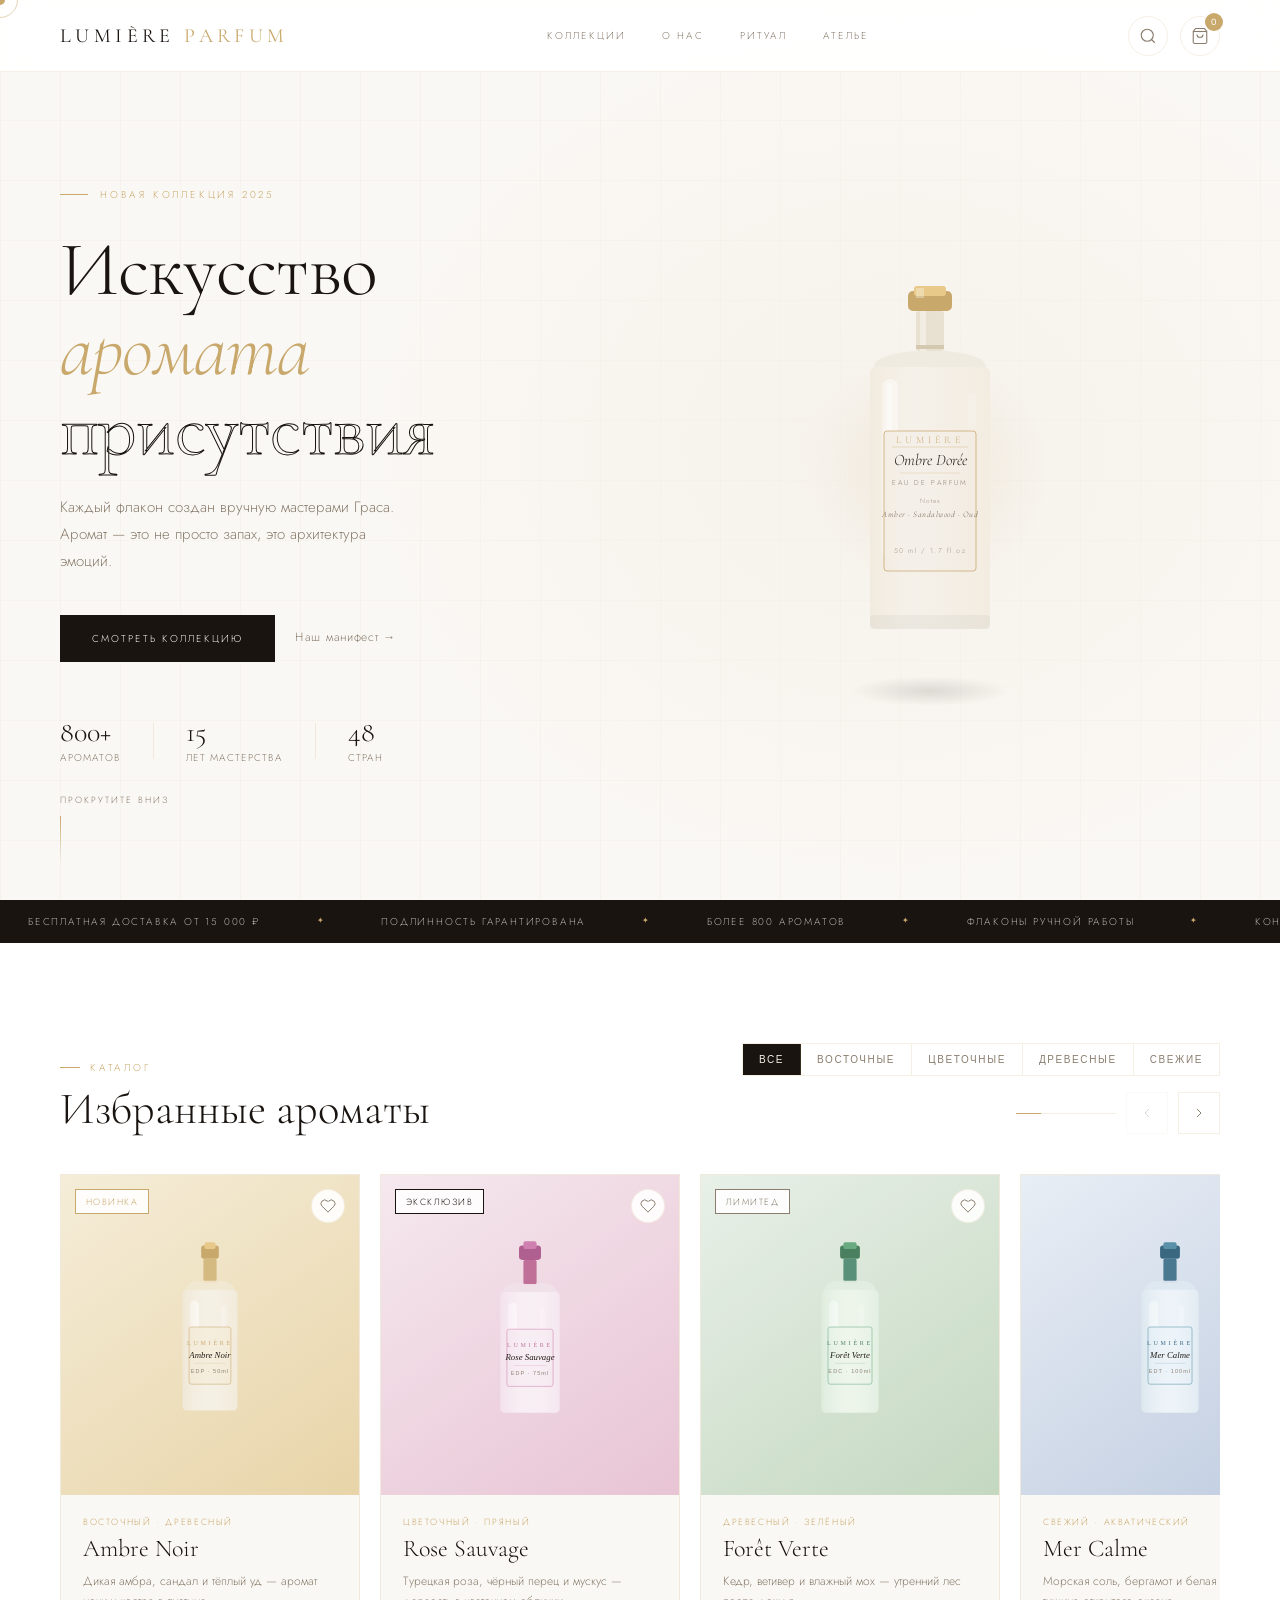
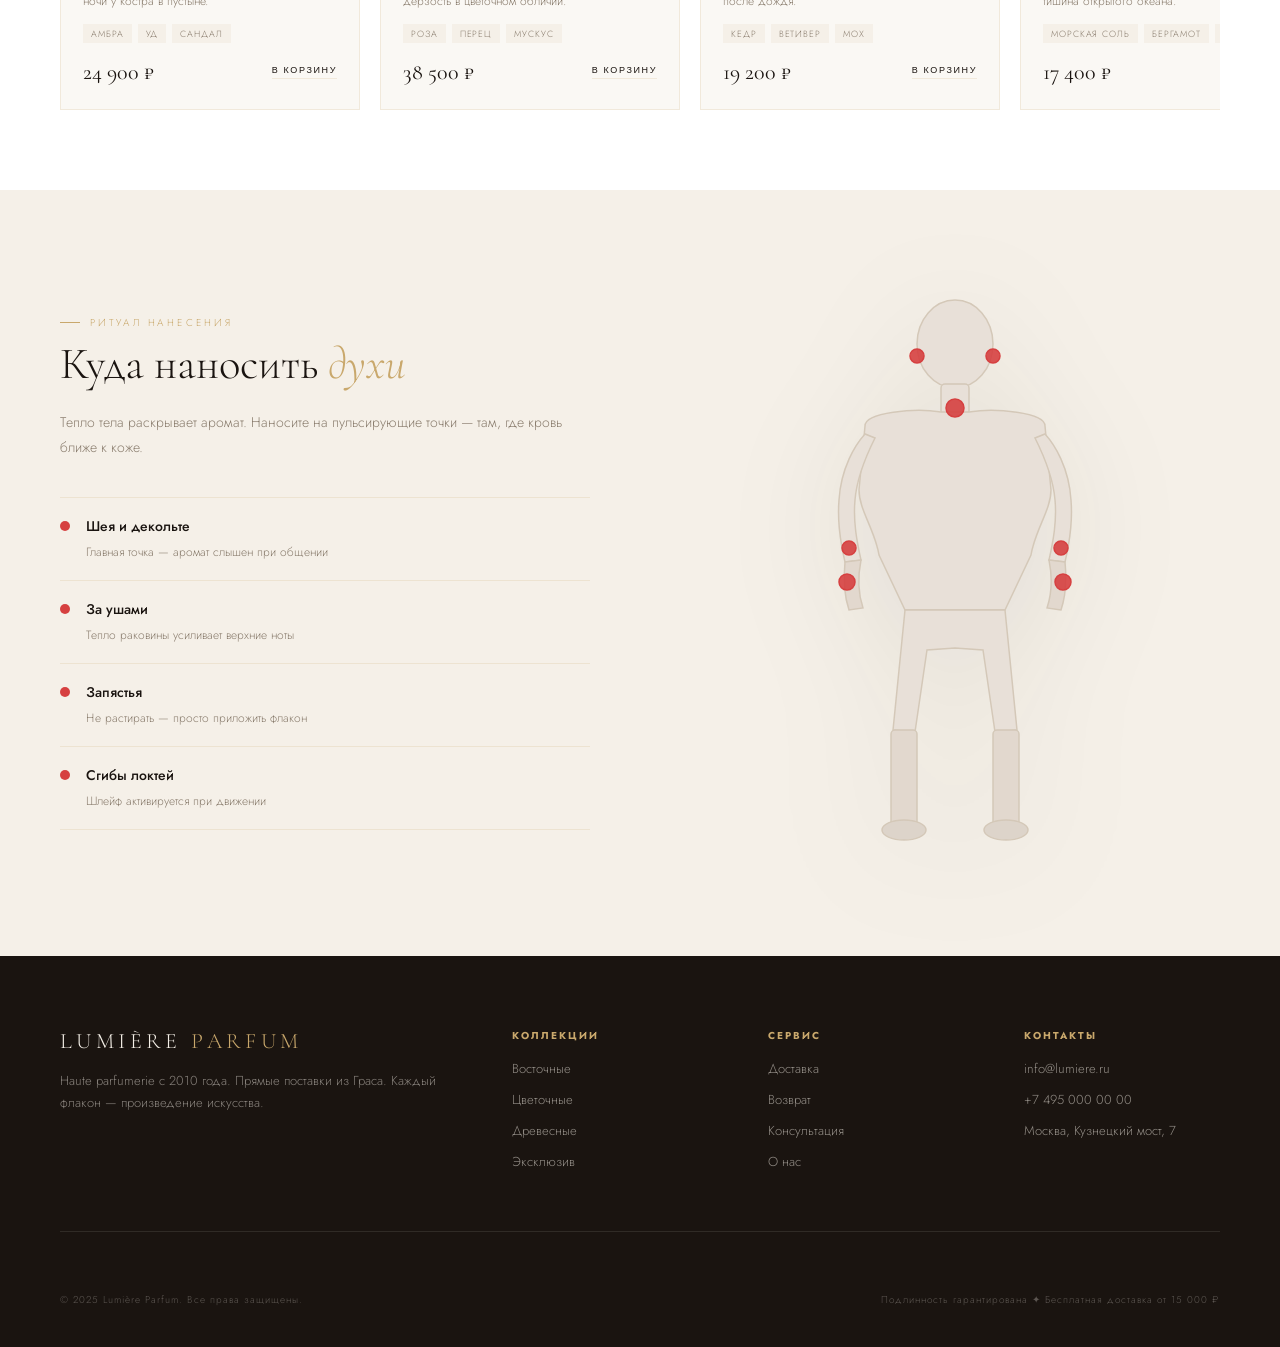
<file: perfume-site/files/index.html>
<!DOCTYPE html>
<html lang="ru">
<head>
<meta charset="UTF-8">
<meta name="viewport" content="width=device-width, initial-scale=1.0">
<title>LUMIÈRE — Haute Parfumerie</title>
<link rel="preconnect" href="https://fonts.googleapis.com">
<link href="https://fonts.googleapis.com/css2?family=Cormorant+Garamond:ital,wght@0,300;0,400;0,500;1,300;1,400&family=Jost:wght@200;300;400;500&display=swap" rel="stylesheet">
<link rel="stylesheet" href="styles.css">
</head>
<body>

<!-- Custom cursor -->
<div class="cursor" id="cursor"></div>
<div class="cursor-ring" id="cursorRing"></div>

<!-- NAV -->
<nav id="nav">
  <div class="nav-inner">
    <a href="#" class="logo">LUMIÈRE <span>PARFUM</span></a>
    <div class="nav-links">
      <a href="#catalog">Коллекции</a>
      <a href="#about">О нас</a>
      <a href="#apply">Ритуал</a>
      <a href="#">Ателье</a>
    </div>
    <div class="nav-actions">
      <button class="icon-btn" aria-label="Поиск">
        <svg width="18" height="18" viewBox="0 0 24 24" fill="none" stroke="currentColor" stroke-width="1.5"><circle cx="11" cy="11" r="8"/><path d="m21 21-4.35-4.35"/></svg>
      </button>
      <button class="icon-btn cart-btn" aria-label="Корзина">
        <svg width="18" height="18" viewBox="0 0 24 24" fill="none" stroke="currentColor" stroke-width="1.5"><path d="M6 2 3 6v14a2 2 0 0 0 2 2h14a2 2 0 0 0 2-2V6l-3-4z"/><line x1="3" y1="6" x2="21" y2="6"/><path d="M16 10a4 4 0 0 1-8 0"/></svg>
        <span class="cart-count">0</span>
      </button>
    </div>
  </div>
</nav>

<!-- HERO -->
<section class="hero" id="hero">
  <div class="hero-bg">
    <div class="hero-grid"></div>
    <div class="hero-gradient"></div>
  </div>
  <div class="hero-particles" id="heroParticles"></div>

  <div class="hero-content">
    <div class="hero-left">
      <div class="hero-eyebrow">
        <span class="eyebrow-line"></span>
        Новая коллекция 2025
      </div>
      <h1 class="hero-title">
        Искусство<br>
        <em>аромата</em><br>
        <span class="hero-title-outline">присутствия</span>
      </h1>
      <p class="hero-desc">
        Каждый флакон создан вручную мастерами Граса. 
        Аромат — это не просто запах, это архитектура эмоций.
      </p>
      <div class="hero-ctas">
        <a href="#catalog" class="btn-primary">Смотреть коллекцию</a>
        <a href="#about" class="btn-ghost">Наш манифест →</a>
      </div>
      <div class="hero-stats">
        <div class="stat">
          <span class="stat-num">800+</span>
          <span class="stat-label">Ароматов</span>
        </div>
        <div class="stat-divider"></div>
        <div class="stat">
          <span class="stat-num">15</span>
          <span class="stat-label">Лет мастерства</span>
        </div>
        <div class="stat-divider"></div>
        <div class="stat">
          <span class="stat-num">48</span>
          <span class="stat-label">Стран</span>
        </div>
      </div>
    </div>

    <div class="hero-right">
      <div class="bottle-stage">
        <div class="bottle-shadow"></div>
        <div class="bottle-halo"></div>
        <div class="bottle-wrap" id="heroBottle">
          <svg class="bottle-svg" viewBox="0 0 220 380" fill="none" xmlns="http://www.w3.org/2000/svg">
            <!-- Cap -->
            <rect x="88" y="8" width="44" height="20" rx="5" fill="#C9A86C"/>
            <rect x="94" y="3" width="32" height="10" rx="3" fill="#E8C98A"/>
            <rect x="96" y="5" width="8" height="10" fill="rgba(255,255,255,0.3)"/>
            <!-- Neck -->
            <rect x="96" y="28" width="28" height="40" rx="3" fill="#E8E0D0"/>
            <rect x="100" y="28" width="6" height="40" fill="rgba(255,255,255,0.4)"/>
            <rect x="96" y="62" width="28" height="4" fill="#D4C8B0"/>
            <!-- Body -->
            <path d="M54 84 C54 70, 96 68, 96 68 L124 68 C124 68, 166 70, 166 84" fill="#F0EBE0"/>
            <rect x="50" y="84" width="120" height="262" rx="6" fill="#F5F0E8"/>
            <!-- Glass highlights -->
            <rect x="62" y="96" width="16" height="180" rx="8" fill="rgba(255,255,255,0.5)"/>
            <rect x="66" y="100" width="6" height="80" rx="3" fill="rgba(255,255,255,0.6)"/>
            <rect x="148" y="110" width="8" height="100" rx="4" fill="rgba(255,255,255,0.2)"/>
            <!-- Label background -->
            <rect x="64" y="148" width="92" height="140" rx="3" fill="rgba(245,240,232,0.95)" stroke="#C9A86C" stroke-width="0.8"/>
            <!-- Label top line -->
            <line x1="72" y1="164" x2="148" y2="164" stroke="#C9A86C" stroke-width="0.6" opacity="0.6"/>
            <!-- Brand name -->
            <text x="110" y="160" font-family="'Cormorant Garamond', serif" font-size="10" fill="#C9A86C" text-anchor="middle" letter-spacing="4">LUMIÈRE</text>
            <!-- Product name -->
            <text x="110" y="182" font-family="'Cormorant Garamond', serif" font-size="16" fill="#1A1410" text-anchor="middle" font-style="italic">Ombre Dorée</text>
            <!-- Divider -->
            <line x1="80" y1="190" x2="140" y2="190" stroke="#C9A86C" stroke-width="0.5" opacity="0.5"/>
            <!-- Concentration -->
            <text x="110" y="202" font-family="'Jost', sans-serif" font-size="7" fill="#8A7D6E" text-anchor="middle" letter-spacing="2">EAU DE PARFUM</text>
            <!-- Notes label -->
            <text x="110" y="220" font-family="'Jost', sans-serif" font-size="6.5" fill="#A09080" text-anchor="middle" letter-spacing="1">Notes</text>
            <!-- Notes -->
            <text x="110" y="234" font-family="'Cormorant Garamond', serif" font-size="8.5" fill="#6A5A4A" text-anchor="middle" letter-spacing="0.5" font-style="italic">Amber · Sandalwood · Oud</text>
            <!-- Volume -->
            <text x="110" y="270" font-family="'Jost', sans-serif" font-size="7" fill="#A09080" text-anchor="middle" letter-spacing="1.5">50 ml / 1.7 fl.oz</text>
            <!-- Bottom shine -->
            <rect x="50" y="332" width="120" height="14" rx="3" fill="rgba(0,0,0,0.04)"/>
            <!-- Side gradient overlay -->
            <rect x="50" y="84" width="120" height="262" rx="6" fill="url(#bottleGrad)" opacity="0.4"/>
            <defs>
              <linearGradient id="bottleGrad" x1="50" y1="0" x2="170" y2="0" gradientUnits="userSpaceOnUse">
                <stop offset="0%" stop-color="#C9A86C" stop-opacity="0.2"/>
                <stop offset="35%" stop-color="white" stop-opacity="0.1"/>
                <stop offset="100%" stop-color="#C9A86C" stop-opacity="0.15"/>
              </linearGradient>
            </defs>
          </svg>
        </div>
        <!-- Floating notes -->
        <div class="float-notes" id="floatNotes">
          <span class="fn fn1">Amber</span>
          <span class="fn fn2">Oud</span>
          <span class="fn fn3">Sandalwood</span>
          <span class="fn fn4">Musk</span>
          <span class="fn fn5">Bergamot</span>
        </div>
      </div>
    </div>
  </div>

  <div class="hero-scroll">
    <span>Прокрутите вниз</span>
    <div class="scroll-line"></div>
  </div>
</section>

<!-- TICKER -->
<div class="ticker">
  <div class="ticker-track">
    <span>Бесплатная доставка от 15 000 ₽</span><span class="tick-sep">✦</span>
    <span>Подлинность гарантирована</span><span class="tick-sep">✦</span>
    <span>Более 800 ароматов</span><span class="tick-sep">✦</span>
    <span>Флаконы ручной работы</span><span class="tick-sep">✦</span>
    <span>Консультация мастера</span><span class="tick-sep">✦</span>
    <span>Возврат 30 дней</span><span class="tick-sep">✦</span>
    <span>Бесплатная доставка от 15 000 ₽</span><span class="tick-sep">✦</span>
    <span>Подлинность гарантирована</span><span class="tick-sep">✦</span>
    <span>Более 800 ароматов</span><span class="tick-sep">✦</span>
    <span>Флаконы ручной работы</span><span class="tick-sep">✦</span>
    <span>Консультация мастера</span><span class="tick-sep">✦</span>
    <span>Возврат 30 дней</span><span class="tick-sep">✦</span>
  </div>
</div>

<!-- CATALOG -->
<section class="catalog-section" id="catalog">
  <div class="container">
    <div class="section-header">
      <div>
        <div class="section-eyebrow">Каталог</div>
        <h2 class="section-title">Избранные ароматы</h2>
      </div>
      <div class="catalog-controls">
        <div class="filter-tabs">
          <button class="filter-tab active" data-filter="all">Все</button>
          <button class="filter-tab" data-filter="oriental">Восточные</button>
          <button class="filter-tab" data-filter="floral">Цветочные</button>
          <button class="filter-tab" data-filter="woody">Древесные</button>
          <button class="filter-tab" data-filter="fresh">Свежие</button>
        </div>
        <div class="strip-nav">
          <div class="strip-progress">
            <div class="strip-fill" id="stripFill"></div>
          </div>
          <button class="nav-arrow" id="prevBtn" aria-label="Назад">
            <svg width="16" height="16" viewBox="0 0 24 24" fill="none" stroke="currentColor" stroke-width="1.5"><path d="M15 18l-6-6 6-6"/></svg>
          </button>
          <button class="nav-arrow" id="nextBtn" aria-label="Вперёд">
            <svg width="16" height="16" viewBox="0 0 24 24" fill="none" stroke="currentColor" stroke-width="1.5"><path d="M9 18l6-6-6-6"/></svg>
          </button>
        </div>
      </div>
    </div>

    <div class="catalog-viewport">
      <div class="catalog-strip" id="catalogStrip">

        <!-- Card 1 -->
        <article class="pcard" data-category="oriental">
          <div class="pcard-img" style="background: linear-gradient(145deg, #F5EDD8 0%, #E8D4A8 100%)">
            <span class="pcard-badge badge-new">Новинка</span>
            <button class="pcard-wish" aria-label="В избранное">
              <svg width="16" height="16" viewBox="0 0 24 24" fill="none" stroke="currentColor" stroke-width="1.5"><path d="M20.84 4.61a5.5 5.5 0 0 0-7.78 0L12 5.67l-1.06-1.06a5.5 5.5 0 0 0-7.78 7.78l1.06 1.06L12 21.23l7.78-7.78 1.06-1.06a5.5 5.5 0 0 0 0-7.78z"/></svg>
            </button>
            <div class="pcard-bottle-wrap">
              <svg viewBox="0 0 100 170" fill="none" class="card-bottle-svg">
                <rect x="42" y="6" width="16" height="12" rx="2.5" fill="#C9A86C"/>
                <rect x="45" y="3" width="10" height="6" rx="1.5" fill="#E8C98A"/>
                <rect x="44" y="18" width="12" height="20" rx="1.5" fill="#D4BA80"/>
                <path d="M28 46C28 38,44 36,44 40L56 40C56 36,72 38,72 46" fill="#F0E8D0"/>
                <rect x="25" y="46" width="50" height="110" rx="4" fill="#F5F0E4"/>
                <rect x="32" y="56" width="8" height="70" rx="4" fill="rgba(255,255,255,0.6)"/>
                <rect x="60" y="60" width="5" height="50" rx="2.5" fill="rgba(255,255,255,0.3)"/>
                <rect x="31" y="80" width="38" height="52" rx="2" fill="rgba(245,238,220,0.9)" stroke="#C9A86C" stroke-width="0.5"/>
                <text x="50" y="96" font-family="serif" font-size="5.5" fill="#C9A86C" text-anchor="middle" letter-spacing="2.5">LUMIÈRE</text>
                <text x="50" y="108" font-family="serif" font-size="8" fill="#1A1410" text-anchor="middle" font-style="italic">Ambre Noir</text>
                <line x1="36" y1="113" x2="64" y2="113" stroke="#C9A86C" stroke-width="0.4" opacity="0.5"/>
                <text x="50" y="122" font-family="sans-serif" font-size="5" fill="#8A7D6E" text-anchor="middle" letter-spacing="1">EDP · 50ml</text>
                <rect x="25" y="46" width="50" height="110" rx="4" fill="url(#cg1)" opacity="0.4"/>
                <defs><linearGradient id="cg1" x1="25" y1="0" x2="75" y2="0" gradientUnits="userSpaceOnUse"><stop offset="0%" stop-color="#C9A86C" stop-opacity="0.3"/><stop offset="50%" stop-color="white" stop-opacity="0.05"/><stop offset="100%" stop-color="#C9A86C" stop-opacity="0.2"/></linearGradient></defs>
              </svg>
            </div>
            <div class="ingredients-wrap">
              <span class="ingr" style="--x:20%;--y:30%;--d:0s">🍊</span>
              <span class="ingr" style="--x:70%;--y:20%;--d:.1s">🌿</span>
              <span class="ingr" style="--x:15%;--y:65%;--d:.2s">🌸</span>
              <span class="ingr" style="--x:75%;--y:60%;--d:.05s">🪵</span>
              <span class="ingr" style="--x:45%;--y:15%;--d:.15s">✨</span>
              <span class="ingr" style="--x:55%;--y:75%;--d:.25s">🍋</span>
            </div>
          </div>
          <div class="pcard-body">
            <div class="pcard-house">Восточный · Древесный</div>
            <h3 class="pcard-name">Ambre Noir</h3>
            <p class="pcard-desc">Дикая амбра, сандал и тёплый уд — аромат ночи у костра в пустыне.</p>
            <div class="pcard-notes">
              <span class="note">Амбра</span><span class="note">Уд</span><span class="note">Сандал</span>
            </div>
            <div class="pcard-footer">
              <span class="pcard-price">24 900 ₽</span>
              <button class="btn-add">В корзину</button>
            </div>
          </div>
        </article>

        <!-- Card 2 -->
        <article class="pcard" data-category="floral">
          <div class="pcard-img" style="background: linear-gradient(145deg, #F5E8EE 0%, #E8C4D4 100%)">
            <span class="pcard-badge badge-exc">Эксклюзив</span>
            <button class="pcard-wish" aria-label="В избранное">
              <svg width="16" height="16" viewBox="0 0 24 24" fill="none" stroke="currentColor" stroke-width="1.5"><path d="M20.84 4.61a5.5 5.5 0 0 0-7.78 0L12 5.67l-1.06-1.06a5.5 5.5 0 0 0-7.78 7.78l1.06 1.06L12 21.23l7.78-7.78 1.06-1.06a5.5 5.5 0 0 0 0-7.78z"/></svg>
            </button>
            <div class="pcard-bottle-wrap">
              <svg viewBox="0 0 100 170" fill="none" class="card-bottle-svg">
                <rect x="40" y="6" width="20" height="13" rx="3" fill="#B06090"/>
                <rect x="44" y="2" width="12" height="7" rx="2" fill="#D080B0"/>
                <rect x="44" y="19" width="12" height="22" rx="1.5" fill="#C07098"/>
                <path d="M26 48C26 39,44 38,44 42L56 42C56 38,74 39,74 48" fill="#F0E0E8"/>
                <rect x="23" y="48" width="54" height="110" rx="4" fill="#F8EFF4"/>
                <rect x="30" y="58" width="8" height="70" rx="4" fill="rgba(255,255,255,0.55)"/>
                <rect x="59" y="62" width="5" height="50" rx="2.5" fill="rgba(255,255,255,0.25)"/>
                <rect x="29" y="82" width="42" height="52" rx="2" fill="rgba(248,238,244,0.92)" stroke="#D080B0" stroke-width="0.5"/>
                <text x="50" y="98" font-family="serif" font-size="5.5" fill="#C07098" text-anchor="middle" letter-spacing="2.5">LUMIÈRE</text>
                <text x="50" y="110" font-family="serif" font-size="8" fill="#1A1410" text-anchor="middle" font-style="italic">Rose Sauvage</text>
                <line x1="35" y1="115" x2="65" y2="115" stroke="#D080B0" stroke-width="0.4" opacity="0.5"/>
                <text x="50" y="124" font-family="sans-serif" font-size="5" fill="#8A7D6E" text-anchor="middle" letter-spacing="1">EDP · 75ml</text>
                <rect x="23" y="48" width="54" height="110" rx="4" fill="url(#cg2)" opacity="0.4"/>
                <defs><linearGradient id="cg2" x1="23" y1="0" x2="77" y2="0" gradientUnits="userSpaceOnUse"><stop offset="0%" stop-color="#D080B0" stop-opacity="0.3"/><stop offset="50%" stop-color="white" stop-opacity="0.05"/><stop offset="100%" stop-color="#D080B0" stop-opacity="0.2"/></linearGradient></defs>
              </svg>
            </div>
            <div class="ingredients-wrap">
              <span class="ingr" style="--x:25%;--y:25%;--d:0s">🌹</span>
              <span class="ingr" style="--x:68%;--y:18%;--d:.12s">🌸</span>
              <span class="ingr" style="--x:18%;--y:62%;--d:.22s">🌺</span>
              <span class="ingr" style="--x:72%;--y:65%;--d:.06s">🌷</span>
              <span class="ingr" style="--x:48%;--y:18%;--d:.17s">🍃</span>
              <span class="ingr" style="--x:55%;--y:72%;--d:.28s">✨</span>
            </div>
          </div>
          <div class="pcard-body">
            <div class="pcard-house">Цветочный · Пряный</div>
            <h3 class="pcard-name">Rose Sauvage</h3>
            <p class="pcard-desc">Турецкая роза, чёрный перец и мускус — дерзость в цветочном обличии.</p>
            <div class="pcard-notes">
              <span class="note">Роза</span><span class="note">Перец</span><span class="note">Мускус</span>
            </div>
            <div class="pcard-footer">
              <span class="pcard-price">38 500 ₽</span>
              <button class="btn-add">В корзину</button>
            </div>
          </div>
        </article>

        <!-- Card 3 -->
        <article class="pcard" data-category="woody">
          <div class="pcard-img" style="background: linear-gradient(145deg, #E8F0E8 0%, #C4D8C0 100%)">
            <span class="pcard-badge badge-lim">Лимитед</span>
            <button class="pcard-wish" aria-label="В избранное">
              <svg width="16" height="16" viewBox="0 0 24 24" fill="none" stroke="currentColor" stroke-width="1.5"><path d="M20.84 4.61a5.5 5.5 0 0 0-7.78 0L12 5.67l-1.06-1.06a5.5 5.5 0 0 0-7.78 7.78l1.06 1.06L12 21.23l7.78-7.78 1.06-1.06a5.5 5.5 0 0 0 0-7.78z"/></svg>
            </button>
            <div class="pcard-bottle-wrap">
              <svg viewBox="0 0 100 170" fill="none" class="card-bottle-svg">
                <rect x="41" y="6" width="18" height="12" rx="2.5" fill="#4A8060"/>
                <rect x="44" y="3" width="12" height="6" rx="1.5" fill="#6AAA80"/>
                <rect x="44" y="18" width="12" height="20" rx="1.5" fill="#58907A"/>
                <path d="M27 46C27 38,44 36,44 40L56 40C56 36,73 38,73 46" fill="#E0EDE0"/>
                <rect x="24" y="46" width="52" height="112" rx="4" fill="#EDF5EA"/>
                <rect x="31" y="56" width="8" height="72" rx="4" fill="rgba(255,255,255,0.55)"/>
                <rect x="58" y="60" width="5" height="52" rx="2.5" fill="rgba(255,255,255,0.25)"/>
                <rect x="30" y="80" width="40" height="52" rx="2" fill="rgba(238,246,236,0.92)" stroke="#6AAA80" stroke-width="0.5"/>
                <text x="50" y="96" font-family="serif" font-size="5.5" fill="#4A8060" text-anchor="middle" letter-spacing="2.5">LUMIÈRE</text>
                <text x="50" y="108" font-family="serif" font-size="8" fill="#1A1410" text-anchor="middle" font-style="italic">Forêt Verte</text>
                <line x1="36" y1="113" x2="64" y2="113" stroke="#6AAA80" stroke-width="0.4" opacity="0.5"/>
                <text x="50" y="122" font-family="sans-serif" font-size="5" fill="#8A7D6E" text-anchor="middle" letter-spacing="1">EDC · 100ml</text>
                <rect x="24" y="46" width="52" height="112" rx="4" fill="url(#cg3)" opacity="0.4"/>
                <defs><linearGradient id="cg3" x1="24" y1="0" x2="76" y2="0" gradientUnits="userSpaceOnUse"><stop offset="0%" stop-color="#6AAA80" stop-opacity="0.3"/><stop offset="50%" stop-color="white" stop-opacity="0.05"/><stop offset="100%" stop-color="#6AAA80" stop-opacity="0.2"/></linearGradient></defs>
              </svg>
            </div>
            <div class="ingredients-wrap">
              <span class="ingr" style="--x:22%;--y:28%;--d:0s">🌲</span>
              <span class="ingr" style="--x:70%;--y:22%;--d:.1s">🍃</span>
              <span class="ingr" style="--x:16%;--y:64%;--d:.2s">🌿</span>
              <span class="ingr" style="--x:74%;--y:62%;--d:.05s">🍀</span>
              <span class="ingr" style="--x:46%;--y:16%;--d:.15s">🪴</span>
              <span class="ingr" style="--x:52%;--y:74%;--d:.25s">💚</span>
            </div>
          </div>
          <div class="pcard-body">
            <div class="pcard-house">Древесный · Зелёный</div>
            <h3 class="pcard-name">Forêt Verte</h3>
            <p class="pcard-desc">Кедр, ветивер и влажный мох — утренний лес после дождя.</p>
            <div class="pcard-notes">
              <span class="note">Кедр</span><span class="note">Ветивер</span><span class="note">Мох</span>
            </div>
            <div class="pcard-footer">
              <span class="pcard-price">19 200 ₽</span>
              <button class="btn-add">В корзину</button>
            </div>
          </div>
        </article>

        <!-- Card 4 -->
        <article class="pcard" data-category="fresh">
          <div class="pcard-img" style="background: linear-gradient(145deg, #E8EEF5 0%, #C0CCE0 100%)">
            <button class="pcard-wish" aria-label="В избранное">
              <svg width="16" height="16" viewBox="0 0 24 24" fill="none" stroke="currentColor" stroke-width="1.5"><path d="M20.84 4.61a5.5 5.5 0 0 0-7.78 0L12 5.67l-1.06-1.06a5.5 5.5 0 0 0-7.78 7.78l1.06 1.06L12 21.23l7.78-7.78 1.06-1.06a5.5 5.5 0 0 0 0-7.78z"/></svg>
            </button>
            <div class="pcard-bottle-wrap">
              <svg viewBox="0 0 100 170" fill="none" class="card-bottle-svg">
                <rect x="41" y="6" width="18" height="12" rx="2.5" fill="#3A6880"/>
                <rect x="44" y="3" width="12" height="6" rx="1.5" fill="#5A90A8"/>
                <rect x="44" y="18" width="12" height="20" rx="1.5" fill="#4A7890"/>
                <path d="M27 46C27 38,44 36,44 40L56 40C56 36,73 38,73 46" fill="#DDE8F0"/>
                <rect x="24" y="46" width="52" height="112" rx="4" fill="#EDF3F8"/>
                <rect x="31" y="56" width="8" height="72" rx="4" fill="rgba(255,255,255,0.55)"/>
                <rect x="58" y="60" width="5" height="52" rx="2.5" fill="rgba(255,255,255,0.25)"/>
                <rect x="30" y="80" width="40" height="52" rx="2" fill="rgba(236,244,250,0.92)" stroke="#5A90A8" stroke-width="0.5"/>
                <text x="50" y="96" font-family="serif" font-size="5.5" fill="#3A6880" text-anchor="middle" letter-spacing="2.5">LUMIÈRE</text>
                <text x="50" y="108" font-family="serif" font-size="8" fill="#1A1410" text-anchor="middle" font-style="italic">Mer Calme</text>
                <line x1="36" y1="113" x2="64" y2="113" stroke="#5A90A8" stroke-width="0.4" opacity="0.5"/>
                <text x="50" y="122" font-family="sans-serif" font-size="5" fill="#8A7D6E" text-anchor="middle" letter-spacing="1">EDT · 100ml</text>
                <rect x="24" y="46" width="52" height="112" rx="4" fill="url(#cg4)" opacity="0.4"/>
                <defs><linearGradient id="cg4" x1="24" y1="0" x2="76" y2="0" gradientUnits="userSpaceOnUse"><stop offset="0%" stop-color="#5A90A8" stop-opacity="0.3"/><stop offset="50%" stop-color="white" stop-opacity="0.05"/><stop offset="100%" stop-color="#5A90A8" stop-opacity="0.2"/></linearGradient></defs>
              </svg>
            </div>
            <div class="ingredients-wrap">
              <span class="ingr" style="--x:24%;--y:26%;--d:0s">🌊</span>
              <span class="ingr" style="--x:68%;--y:20%;--d:.1s">🫧</span>
              <span class="ingr" style="--x:18%;--y:63%;--d:.2s">🍋</span>
              <span class="ingr" style="--x:72%;--y:63%;--d:.06s">💧</span>
              <span class="ingr" style="--x:47%;--y:17%;--d:.16s">🌬️</span>
              <span class="ingr" style="--x:53%;--y:73%;--d:.26s">❄️</span>
            </div>
          </div>
          <div class="pcard-body">
            <div class="pcard-house">Свежий · Акватический</div>
            <h3 class="pcard-name">Mer Calme</h3>
            <p class="pcard-desc">Морская соль, бергамот и белая амбра — тишина открытого океана.</p>
            <div class="pcard-notes">
              <span class="note">Морская соль</span><span class="note">Бергамот</span><span class="note">Амбра</span>
            </div>
            <div class="pcard-footer">
              <span class="pcard-price">17 400 ₽</span>
              <button class="btn-add">В корзину</button>
            </div>
          </div>
        </article>

        <!-- Card 5 -->
        <article class="pcard" data-category="oriental">
          <div class="pcard-img" style="background: linear-gradient(145deg, #F0EAD8 0%, #D8C09A 100%)">
            <span class="pcard-badge badge-exc">Эксклюзив</span>
            <button class="pcard-wish" aria-label="В избранное">
              <svg width="16" height="16" viewBox="0 0 24 24" fill="none" stroke="currentColor" stroke-width="1.5"><path d="M20.84 4.61a5.5 5.5 0 0 0-7.78 0L12 5.67l-1.06-1.06a5.5 5.5 0 0 0-7.78 7.78l1.06 1.06L12 21.23l7.78-7.78 1.06-1.06a5.5 5.5 0 0 0 0-7.78z"/></svg>
            </button>
            <div class="pcard-bottle-wrap">
              <svg viewBox="0 0 100 170" fill="none" class="card-bottle-svg">
                <rect x="40" y="5" width="20" height="14" rx="3" fill="#8A6030"/>
                <rect x="44" y="2" width="12" height="7" rx="2" fill="#C9A86C"/>
                <rect x="44" y="19" width="12" height="22" rx="1.5" fill="#A07840"/>
                <path d="M25 48C25 38,44 37,44 42L56 42C56 37,75 38,75 48" fill="#EEE0C0"/>
                <rect x="22" y="48" width="56" height="112" rx="4" fill="#F5EDDA"/>
                <rect x="29" y="58" width="9" height="72" rx="4.5" fill="rgba(255,255,255,0.55)"/>
                <rect x="60" y="62" width="5" height="52" rx="2.5" fill="rgba(255,255,255,0.25)"/>
                <rect x="28" y="82" width="44" height="52" rx="2" fill="rgba(245,237,218,0.92)" stroke="#C9A86C" stroke-width="0.5"/>
                <text x="50" y="98" font-family="serif" font-size="5.5" fill="#8A6030" text-anchor="middle" letter-spacing="2.5">LUMIÈRE</text>
                <text x="50" y="110" font-family="serif" font-size="8" fill="#1A1410" text-anchor="middle" font-style="italic">Oud Royale</text>
                <line x1="34" y1="115" x2="66" y2="115" stroke="#C9A86C" stroke-width="0.4" opacity="0.5"/>
                <text x="50" y="124" font-family="sans-serif" font-size="5" fill="#8A7D6E" text-anchor="middle" letter-spacing="1">PARFUM · 30ml</text>
                <rect x="22" y="48" width="56" height="112" rx="4" fill="url(#cg5)" opacity="0.4"/>
                <defs><linearGradient id="cg5" x1="22" y1="0" x2="78" y2="0" gradientUnits="userSpaceOnUse"><stop offset="0%" stop-color="#C9A86C" stop-opacity="0.35"/><stop offset="50%" stop-color="white" stop-opacity="0.05"/><stop offset="100%" stop-color="#C9A86C" stop-opacity="0.25"/></linearGradient></defs>
              </svg>
            </div>
            <div class="ingredients-wrap">
              <span class="ingr" style="--x:20%;--y:28%;--d:0s">🌙</span>
              <span class="ingr" style="--x:70%;--y:22%;--d:.12s">🪵</span>
              <span class="ingr" style="--x:16%;--y:65%;--d:.22s">🌹</span>
              <span class="ingr" style="--x:74%;--y:64%;--d:.06s">✨</span>
              <span class="ingr" style="--x:46%;--y:16%;--d:.17s">🫚</span>
              <span class="ingr" style="--x:55%;--y:74%;--d:.28s">🌿</span>
            </div>
          </div>
          <div class="pcard-body">
            <div class="pcard-house">Восточный · Смолистый</div>
            <h3 class="pcard-name">Oud Royale</h3>
            <p class="pcard-desc">Уд высшего сорта, роза и смола бензоина — королевское присутствие.</p>
            <div class="pcard-notes">
              <span class="note">Уд</span><span class="note">Роза</span><span class="note">Смола</span>
            </div>
            <div class="pcard-footer">
              <span class="pcard-price">62 000 ₽</span>
              <button class="btn-add">В корзину</button>
            </div>
          </div>
        </article>

        <!-- Card 6 -->
        <article class="pcard" data-category="floral">
          <div class="pcard-img" style="background: linear-gradient(145deg, #EEE8F4 0%, #D0B8E4 100%)">
            <span class="pcard-badge badge-new">Новинка</span>
            <button class="pcard-wish" aria-label="В избранное">
              <svg width="16" height="16" viewBox="0 0 24 24" fill="none" stroke="currentColor" stroke-width="1.5"><path d="M20.84 4.61a5.5 5.5 0 0 0-7.78 0L12 5.67l-1.06-1.06a5.5 5.5 0 0 0-7.78 7.78l1.06 1.06L12 21.23l7.78-7.78 1.06-1.06a5.5 5.5 0 0 0 0-7.78z"/></svg>
            </button>
            <div class="pcard-bottle-wrap">
              <svg viewBox="0 0 100 170" fill="none" class="card-bottle-svg">
                <rect x="41" y="6" width="18" height="12" rx="2.5" fill="#7060B0"/>
                <rect x="44" y="3" width="12" height="6" rx="1.5" fill="#9880D0"/>
                <rect x="44" y="18" width="12" height="20" rx="1.5" fill="#8070C0"/>
                <path d="M27 46C27 38,44 36,44 40L56 40C56 36,73 38,73 46" fill="#EAE0F4"/>
                <rect x="24" y="46" width="52" height="112" rx="4" fill="#F2EEF8"/>
                <rect x="31" y="56" width="8" height="72" rx="4" fill="rgba(255,255,255,0.55)"/>
                <rect x="58" y="60" width="5" height="52" rx="2.5" fill="rgba(255,255,255,0.25)"/>
                <rect x="30" y="80" width="40" height="52" rx="2" fill="rgba(242,238,250,0.92)" stroke="#9880D0" stroke-width="0.5"/>
                <text x="50" y="96" font-family="serif" font-size="5.5" fill="#7060B0" text-anchor="middle" letter-spacing="2.5">LUMIÈRE</text>
                <text x="50" y="108" font-family="serif" font-size="8" fill="#1A1410" text-anchor="middle" font-style="italic">Iris Céleste</text>
                <line x1="36" y1="113" x2="64" y2="113" stroke="#9880D0" stroke-width="0.4" opacity="0.5"/>
                <text x="50" y="122" font-family="sans-serif" font-size="5" fill="#8A7D6E" text-anchor="middle" letter-spacing="1">EDP · 50ml</text>
                <rect x="24" y="46" width="52" height="112" rx="4" fill="url(#cg6)" opacity="0.4"/>
                <defs><linearGradient id="cg6" x1="24" y1="0" x2="76" y2="0" gradientUnits="userSpaceOnUse"><stop offset="0%" stop-color="#9880D0" stop-opacity="0.3"/><stop offset="50%" stop-color="white" stop-opacity="0.05"/><stop offset="100%" stop-color="#9880D0" stop-opacity="0.2"/></linearGradient></defs>
              </svg>
            </div>
            <div class="ingredients-wrap">
              <span class="ingr" style="--x:22%;--y:27%;--d:0s">🌸</span>
              <span class="ingr" style="--x:69%;--y:21%;--d:.1s">💜</span>
              <span class="ingr" style="--x:17%;--y:63%;--d:.2s">🌷</span>
              <span class="ingr" style="--x:73%;--y:63%;--d:.05s">✨</span>
              <span class="ingr" style="--x:46%;--y:16%;--d:.15s">🪻</span>
              <span class="ingr" style="--x:53%;--y:73%;--d:.25s">🌺</span>
            </div>
          </div>
          <div class="pcard-body">
            <div class="pcard-house">Цветочный · Пудровый</div>
            <h3 class="pcard-name">Iris Céleste</h3>
            <p class="pcard-desc">Ирис, фиалка и пачули — небесная пудра на тёплой коже.</p>
            <div class="pcard-notes">
              <span class="note">Ирис</span><span class="note">Фиалка</span><span class="note">Пачули</span>
            </div>
            <div class="pcard-footer">
              <span class="pcard-price">31 700 ₽</span>
              <button class="btn-add">В корзину</button>
            </div>
          </div>
        </article>

      </div>
    </div>
  </div>
</section>

<!-- APPLY SECTION -->
<section class="apply-section" id="apply">
  <div class="container">
    <div class="apply-grid">
      <div class="apply-left">
        <div class="section-eyebrow">Ритуал нанесения</div>
        <h2 class="section-title">Куда наносить <em>духи</em></h2>
        <p class="apply-intro">Тепло тела раскрывает аромат. Наносите на пульсирующие точки — там, где кровь ближе к коже.</p>
        <div class="apply-list">
          <div class="apply-item" data-point="neck">
            <div class="apply-dot-indicator"></div>
            <div>
              <strong>Шея и декольте</strong>
              <span>Главная точка — аромат слышен при общении</span>
            </div>
          </div>
          <div class="apply-item" data-point="ears">
            <div class="apply-dot-indicator"></div>
            <div>
              <strong>За ушами</strong>
              <span>Тепло раковины усиливает верхние ноты</span>
            </div>
          </div>
          <div class="apply-item" data-point="wrists">
            <div class="apply-dot-indicator"></div>
            <div>
              <strong>Запястья</strong>
              <span>Не растирать — просто приложить флакон</span>
            </div>
          </div>
          <div class="apply-item" data-point="elbows">
            <div class="apply-dot-indicator"></div>
            <div>
              <strong>Сгибы локтей</strong>
              <span>Шлейф активируется при движении</span>
            </div>
          </div>
        </div>
      </div>
      <div class="apply-right">
        <div class="mannequin-wrap">
          <svg class="mannequin" viewBox="0 0 300 560" fill="none" xmlns="http://www.w3.org/2000/svg">
            <!-- Head -->
            <ellipse cx="150" cy="54" rx="38" ry="44" fill="#E8E0D8" stroke="#D4C8B8" stroke-width="1.5"/>
            <!-- Neck -->
            <rect x="136" y="94" width="28" height="36" rx="4" fill="#E8E0D8" stroke="#D4C8B8" stroke-width="1.5"/>
            <!-- Shoulders -->
            <path d="M60 136 C60 122,110 118,136 122 L164 122 C190 118,240 122,240 136 L246 200 C246 220,230 240,226 265 L200 320 L100 320 L74 265 C70 240,54 220,54 200 Z" fill="#E8E0D8" stroke="#D4C8B8" stroke-width="1.5"/>
            <!-- Left arm -->
            <path d="M60 144 C50 155,36 178,34 210 C32 234,36 255,40 272 L56 270 C52 252,48 232,50 210 C52 184,64 160,70 148 Z" fill="#E8E0D8" stroke="#D4C8B8" stroke-width="1.5"/>
            <!-- Right arm -->
            <path d="M240 144 C250 155,264 178,266 210 C268 234,264 255,260 272 L244 270 C248 252,252 232,250 210 C248 184,236 160,230 148 Z" fill="#E8E0D8" stroke="#D4C8B8" stroke-width="1.5"/>
            <!-- Left forearm -->
            <path d="M40 272 C38 292,40 308,44 320 L58 318 C54 306,52 290,56 270 Z" fill="#E2D8CE" stroke="#D4C8B8" stroke-width="1.5"/>
            <!-- Right forearm -->
            <path d="M260 272 C262 292,260 308,256 320 L242 318 C246 306,248 290,244 270 Z" fill="#E2D8CE" stroke="#D4C8B8" stroke-width="1.5"/>
            <!-- Hips / legs separation -->
            <path d="M100 320 L88 440 L110 442 L122 360 L150 358 L178 360 L190 442 L212 440 L200 320 Z" fill="#E8E0D8" stroke="#D4C8B8" stroke-width="1.5"/>
            <!-- Left lower leg -->
            <rect x="86" y="440" width="26" height="96" rx="4" fill="#E2D8CE" stroke="#D4C8B8" stroke-width="1.5"/>
            <!-- Right lower leg -->
            <rect x="188" y="440" width="26" height="96" rx="4" fill="#E2D8CE" stroke="#D4C8B8" stroke-width="1.5"/>
            <!-- Feet -->
            <ellipse cx="99" cy="540" rx="22" ry="10" fill="#DDD4CA" stroke="#D4C8B8" stroke-width="1.5"/>
            <ellipse cx="201" cy="540" rx="22" ry="10" fill="#DDD4CA" stroke="#D4C8B8" stroke-width="1.5"/>

            <!-- Application points -->
            <!-- Neck -->
            <circle cx="150" cy="118" r="9" fill="#D64040" opacity="0.9" class="app-pt" data-id="neck"/>
            <circle cx="150" cy="118" r="9" fill="none" stroke="#D64040" stroke-width="1.5" class="pulse-ring"/>
            <!-- Left ear -->
            <circle cx="112" cy="66" r="7" fill="#D64040" opacity="0.9" class="app-pt" data-id="ears"/>
            <circle cx="112" cy="66" r="7" fill="none" stroke="#D64040" stroke-width="1.5" class="pulse-ring" style="animation-delay:.4s"/>
            <!-- Right ear -->
            <circle cx="188" cy="66" r="7" fill="#D64040" opacity="0.9" class="app-pt" data-id="ears"/>
            <circle cx="188" cy="66" r="7" fill="none" stroke="#D64040" stroke-width="1.5" class="pulse-ring" style="animation-delay:.7s"/>
            <!-- Left wrist -->
            <circle cx="42" cy="292" r="8" fill="#D64040" opacity="0.9" class="app-pt" data-id="wrists"/>
            <circle cx="42" cy="292" r="8" fill="none" stroke="#D64040" stroke-width="1.5" class="pulse-ring" style="animation-delay:1s"/>
            <!-- Right wrist -->
            <circle cx="258" cy="292" r="8" fill="#D64040" opacity="0.9" class="app-pt" data-id="wrists"/>
            <circle cx="258" cy="292" r="8" fill="none" stroke="#D64040" stroke-width="1.5" class="pulse-ring" style="animation-delay:1.3s"/>
            <!-- Left elbow -->
            <circle cx="44" cy="258" r="7" fill="#D64040" opacity="0.85" class="app-pt" data-id="elbows"/>
            <circle cx="44" cy="258" r="7" fill="none" stroke="#D64040" stroke-width="1.5" class="pulse-ring" style="animation-delay:1.6s"/>
            <!-- Right elbow -->
            <circle cx="256" cy="258" r="7" fill="#D64040" opacity="0.85" class="app-pt" data-id="elbows"/>
            <circle cx="256" cy="258" r="7" fill="none" stroke="#D64040" stroke-width="1.5" class="pulse-ring" style="animation-delay:1.9s"/>
          </svg>
        </div>
      </div>
    </div>
  </div>
</section>

<!-- FOOTER -->
<footer>
  <div class="container">
    <div class="footer-grid">
      <div class="footer-brand">
        <div class="footer-logo">LUMIÈRE <span>PARFUM</span></div>
        <p>Haute parfumerie с 2010 года. Прямые поставки из Граса. Каждый флакон — произведение искусства.</p>
      </div>
      <div class="footer-col">
        <h4>Коллекции</h4>
        <a href="#">Восточные</a>
        <a href="#">Цветочные</a>
        <a href="#">Древесные</a>
        <a href="#">Эксклюзив</a>
      </div>
      <div class="footer-col">
        <h4>Сервис</h4>
        <a href="#">Доставка</a>
        <a href="#">Возврат</a>
        <a href="#">Консультация</a>
        <a href="#">О нас</a>
      </div>
      <div class="footer-col">
        <h4>Контакты</h4>
        <a href="#">info@lumiere.ru</a>
        <a href="#">+7 495 000 00 00</a>
        <a href="#">Москва, Кузнецкий мост, 7</a>
      </div>
    </div>
    <div class="footer-bottom">
      <span>© 2025 Lumière Parfum. Все права защищены.</span>
      <span>Подлинность гарантирована ✦ Бесплатная доставка от 15 000 ₽</span>
    </div>
  </div>
</footer>

<script src="script.js"></script>
</body>
</html>
</file>
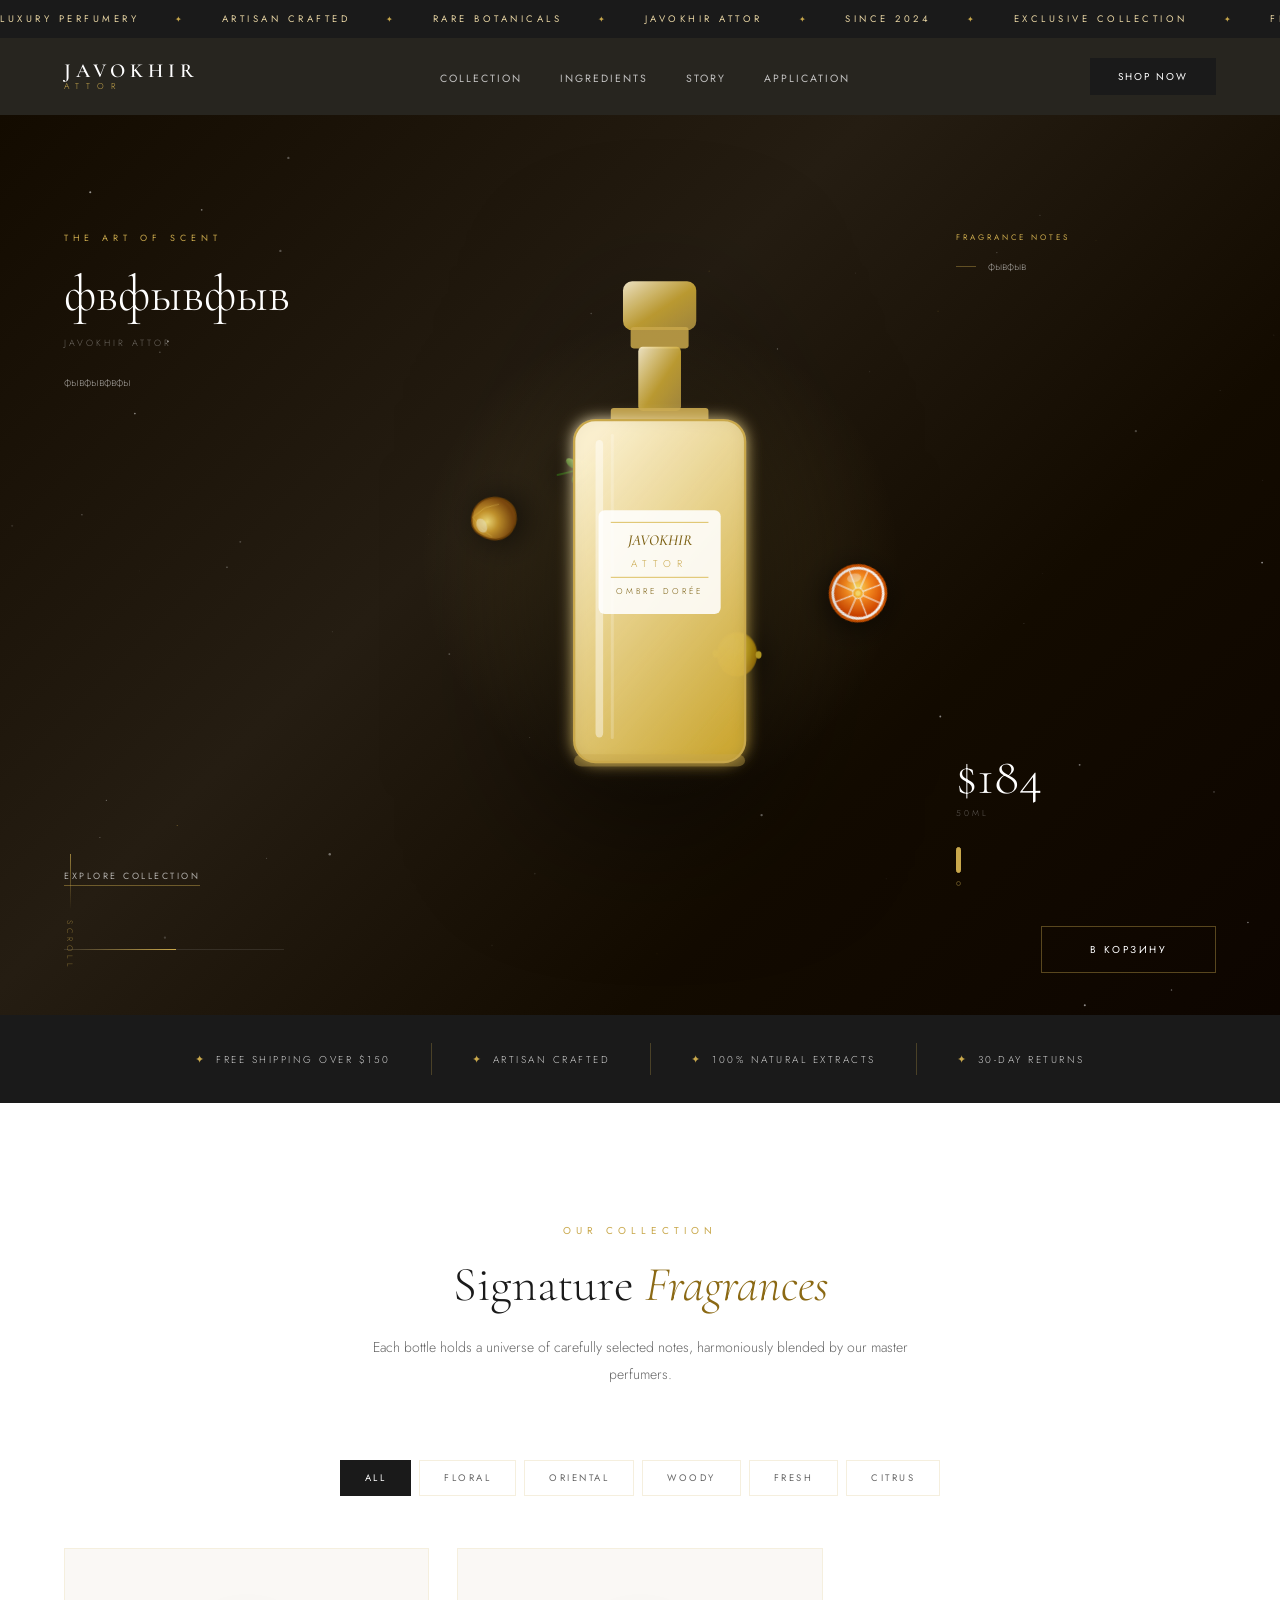
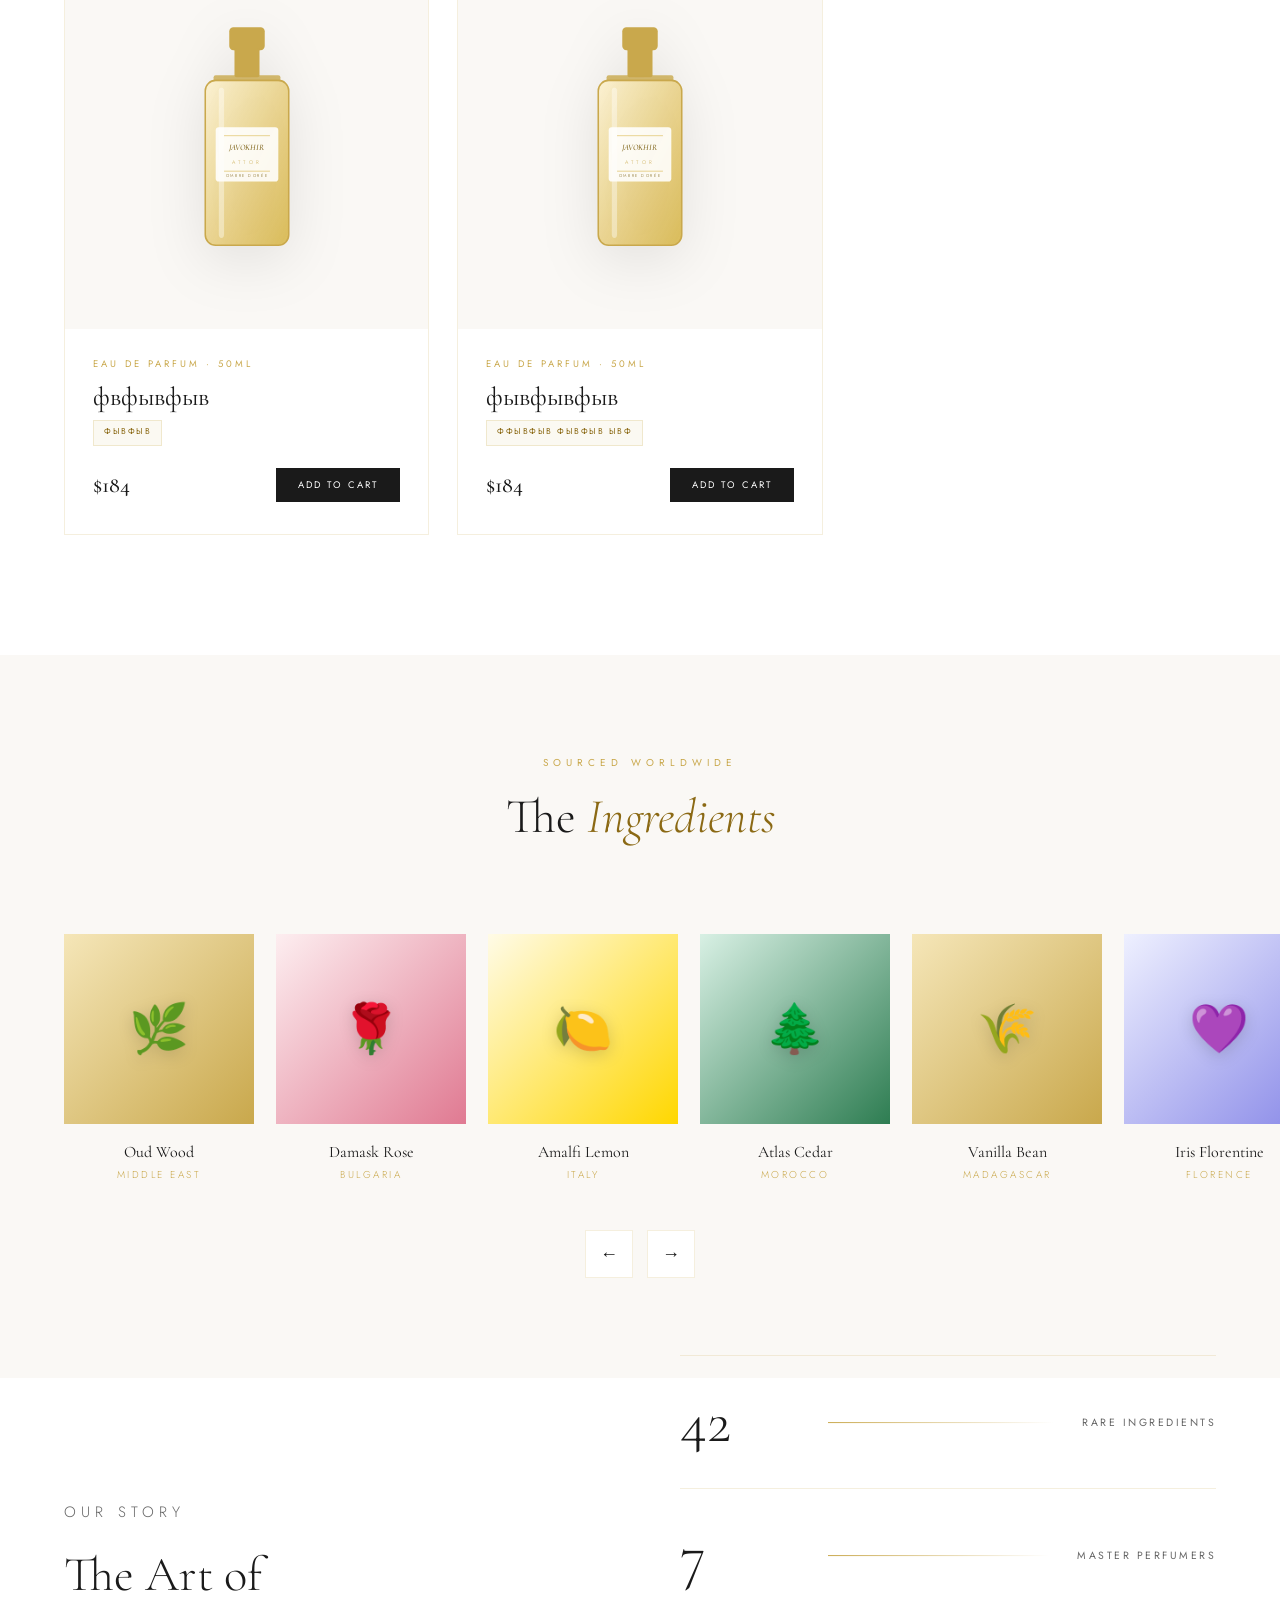
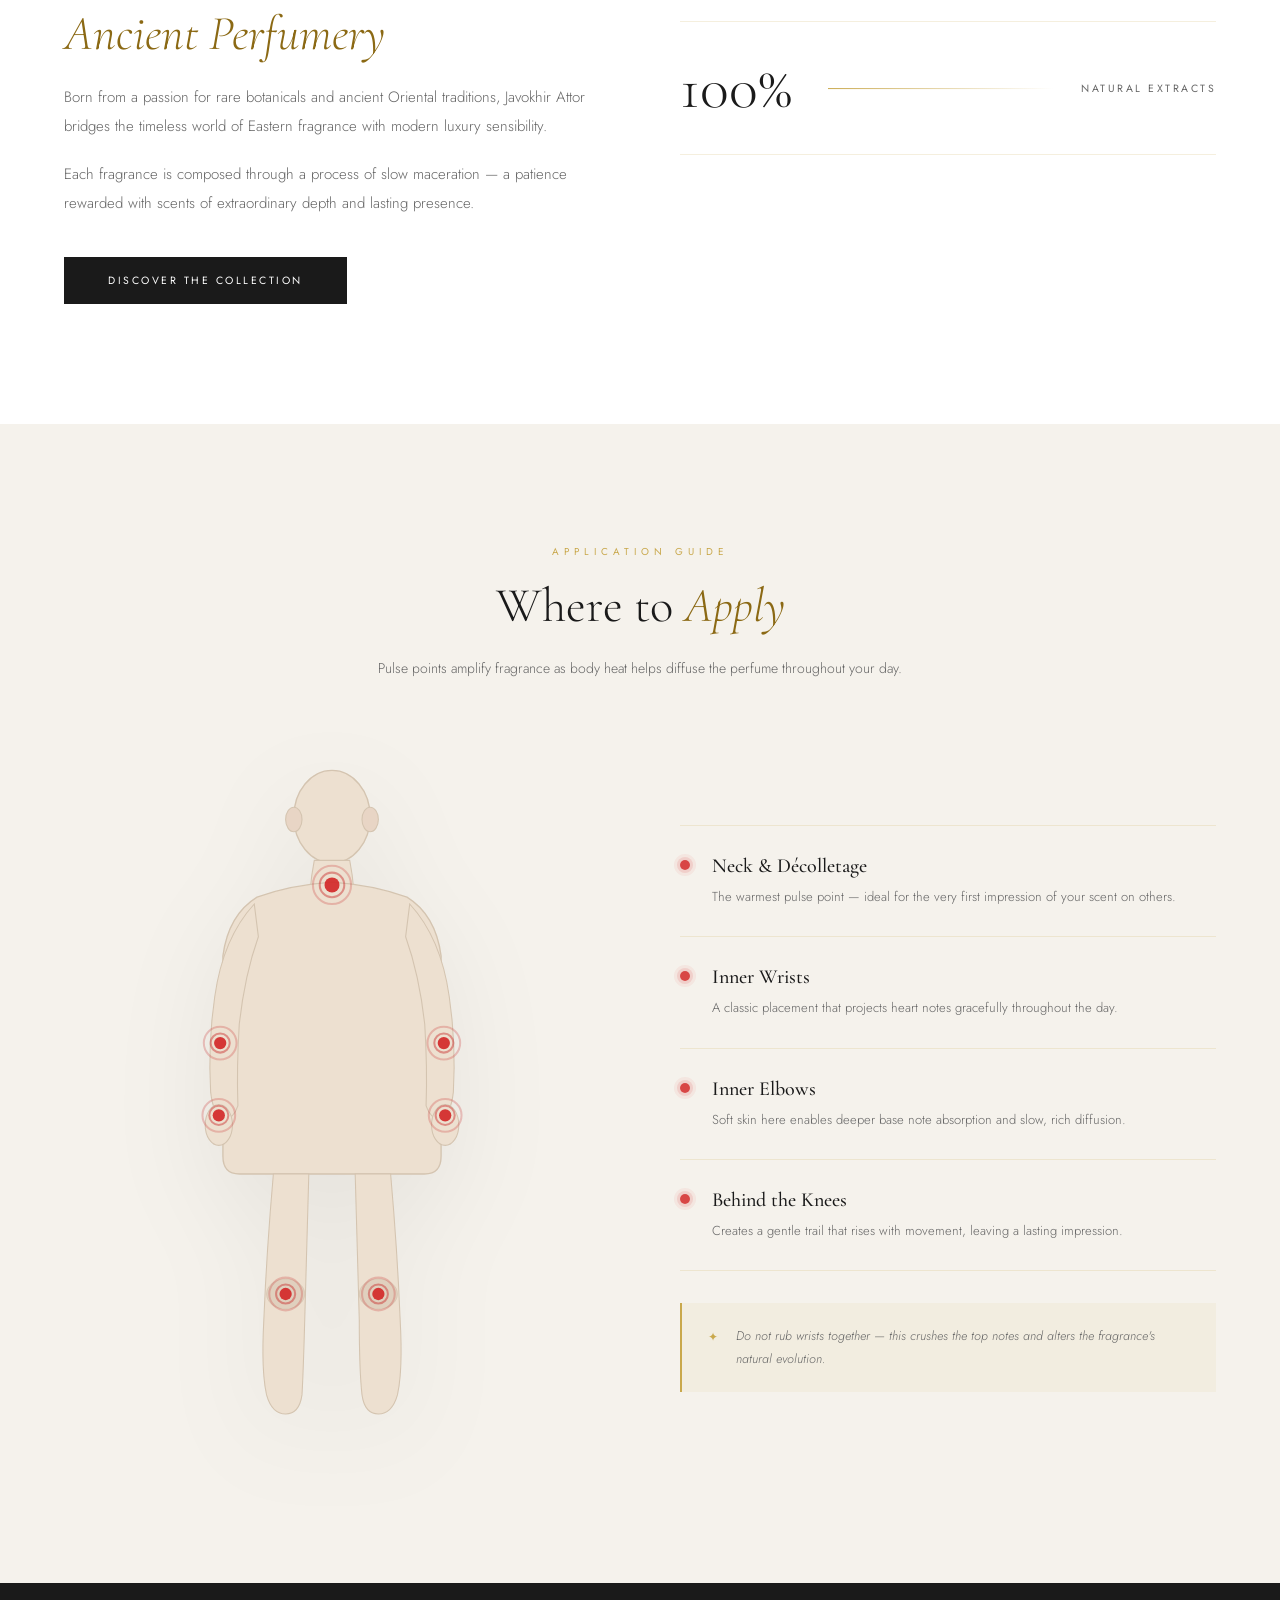
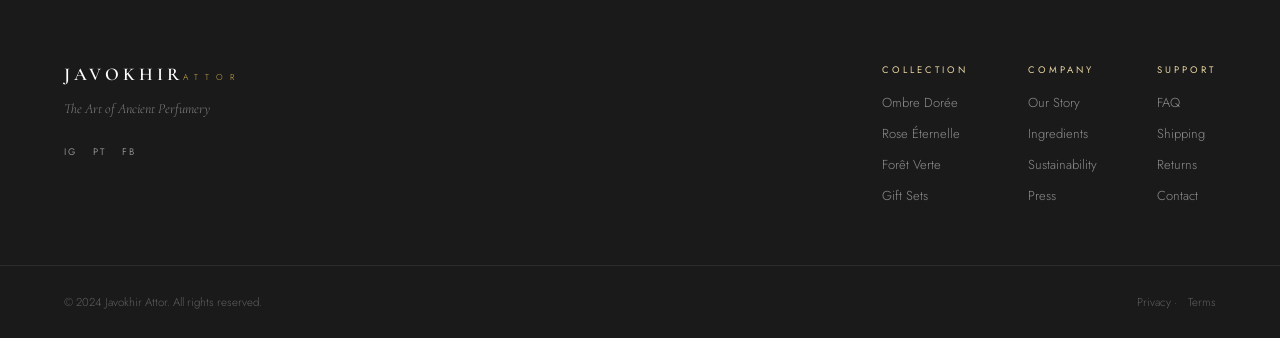
<file: perfume-site/perfume-site/index.html>
<!DOCTYPE html>
<html lang="en">
<head>
    <meta charset="UTF-8">
    <meta name="viewport" content="width=device-width, initial-scale=1.0">
    <title>Javokhir Attor — Luxury Perfumery</title>
    <link rel="preconnect" href="https://fonts.googleapis.com">
    <link rel="preconnect" href="https://fonts.gstatic.com" crossorigin>
    <link href="https://fonts.googleapis.com/css2?family=Cormorant+Garamond:ital,wght@0,300;0,400;0,500;0,600;1,300;1,400;1,500&family=Jost:wght@200;300;400;500&display=swap" rel="stylesheet">
    <link rel="stylesheet" href="styles.css">
</head>
<body>

    <!-- Ticker Strip -->
    <div class="ticker-wrap" aria-hidden="true">
        <div class="ticker">
            <span>LUXURY PERFUMERY</span><span class="sep">✦</span>
            <span>ARTISAN CRAFTED</span><span class="sep">✦</span>
            <span>RARE BOTANICALS</span><span class="sep">✦</span>
            <span>JAVOKHIR ATTOR</span><span class="sep">✦</span>
            <span>SINCE 2024</span><span class="sep">✦</span>
            <span>EXCLUSIVE COLLECTION</span><span class="sep">✦</span>
            <span>FREE SHIPPING OVER $150</span><span class="sep">✦</span>
            <span>LUXURY PERFUMERY</span><span class="sep">✦</span>
            <span>ARTISAN CRAFTED</span><span class="sep">✦</span>
            <span>RARE BOTANICALS</span><span class="sep">✦</span>
            <span>JAVOKHIR ATTOR</span><span class="sep">✦</span>
            <span>SINCE 2024</span><span class="sep">✦</span>
            <span>EXCLUSIVE COLLECTION</span><span class="sep">✦</span>
            <span>FREE SHIPPING OVER $150</span><span class="sep">✦</span>
        </div>
    </div>

    <!-- Navigation -->
    <nav class="nav" id="navbar">
        <div class="nav-container">
            <a href="#" class="nav-logo">
                <span class="logo-main">JAVOKHIR</span>
                <span class="logo-sub">ATTOR</span>
            </a>
            <ul class="nav-links">
                <li><a href="#collection">Collection</a></li>
                <li><a href="#ingredients">Ingredients</a></li>
                <li><a href="#about">Story</a></li>
                <li><a href="#application">Application</a></li>
            </ul>
            <a href="#collection" class="nav-cta">Shop Now</a>
            <button class="nav-burger" id="navBurger" aria-label="Menu">
                <span></span><span></span><span></span>
            </button>
        </div>
    </nav>

    <!-- Hero Section — dark cinematic product showcase -->
    <section class="hero" id="hero">
        <canvas id="particleCanvas"></canvas>
        <div class="hs-bg" id="hsBg"></div>

        <div class="hs-inner">

            <!-- Left: product name + brand + CTA -->
            <div class="hs-info">
                <p class="hs-eyebrow">The Art of Scent</p>
                <h1 class="hs-name" id="hsName"></h1>
                <p class="hs-brand" id="hsBrand"></p>
                <p class="hs-desc" id="hsDesc"></p>
                <a href="#collection" class="hs-cta">Explore Collection</a>
            </div>

            <!-- Centre: large bottle + orbiting ingredient illustrations -->
            <div class="hs-stage">
                <div class="hs-glow"        id="hsGlow"></div>
                <div class="hs-orbit-wrap"  id="hsOrbitWrap"></div>
                <div class="hs-bottle-wrap" id="hsBottleWrap"></div>
            </div>

            <!-- Right: fragrance notes + price + nav dots -->
            <div class="hs-side">
                <div class="hs-notes-wrap">
                    <p class="hs-notes-label">Fragrance Notes</p>
                    <div class="hs-note-list" id="hsNoteList"></div>
                </div>
                <div class="hs-price-block">
                    <span class="hs-price" id="hsPrice"></span>
                    <span class="hs-vol"   id="hsVol"></span>
                </div>
                <div class="hs-nav-dots" id="hsNavDots"></div>
            </div>

        </div>

        <!-- Bottom: progress bar + buy button -->
        <div class="hs-bottom">
            <div class="hs-progress-bar"><div class="hs-progress-fill" id="hsProgressFill"></div></div>
            <button class="hs-buy" id="hsBuy">В корзину</button>
        </div>

        <div class="scroll-indicator" aria-hidden="true">
            <div class="scroll-line"></div>
            <span>Scroll</span>
        </div>
    </section>

    <!-- Features Strip -->
    <div class="features-strip">
        <div class="feature"><span class="feat-icon">✦</span><span class="feat-text">Free Shipping Over $150</span></div>
        <div class="feat-div"></div>
        <div class="feature"><span class="feat-icon">✦</span><span class="feat-text">Artisan Crafted</span></div>
        <div class="feat-div"></div>
        <div class="feature"><span class="feat-icon">✦</span><span class="feat-text">100% Natural Extracts</span></div>
        <div class="feat-div"></div>
        <div class="feature"><span class="feat-icon">✦</span><span class="feat-text">30-Day Returns</span></div>
    </div>

    <!-- Collection Section -->
    <section class="collection section-pad" id="collection">
        <div class="container">
            <div class="section-header reveal">
                <p class="eyebrow">Our Collection</p>
                <h2 class="section-title">Signature <em>Fragrances</em></h2>
                <p class="section-desc">Each bottle holds a universe of carefully selected notes, harmoniously blended by our master perfumers.</p>
            </div>
            <div class="filter-tabs reveal">
                <button class="filter-tab active" data-filter="all">All</button>
                <button class="filter-tab" data-filter="floral">Floral</button>
                <button class="filter-tab" data-filter="oriental">Oriental</button>
                <button class="filter-tab" data-filter="woody">Woody</button>
                <button class="filter-tab" data-filter="fresh">Fresh</button>
                <button class="filter-tab" data-filter="citrus">Citrus</button>
            </div>
            <div class="products-grid" id="productsGrid"></div>
        </div>
    </section>

    <!-- Ingredient Catalog Strip -->
    <section class="catalog-section" id="ingredients">
        <div class="container">
            <div class="section-header reveal">
                <p class="eyebrow">Sourced Worldwide</p>
                <h2 class="section-title">The <em>Ingredients</em></h2>
            </div>
        </div>
        <div class="catalog-viewport" id="catalogViewport">
            <div class="catalog-track" id="catalogTrack">
                <div class="cat-item reveal"><div class="cat-img" style="background:linear-gradient(135deg,#F5E6B8,#C9A84C)"><span>🌿</span></div><p class="cat-name">Oud Wood</p><p class="cat-origin">Middle East</p></div>
                <div class="cat-item reveal" style="--reveal-delay:0.05s"><div class="cat-img" style="background:linear-gradient(135deg,#FDEEF0,#E07A92)"><span>🌹</span></div><p class="cat-name">Damask Rose</p><p class="cat-origin">Bulgaria</p></div>
                <div class="cat-item reveal" style="--reveal-delay:0.1s"><div class="cat-img" style="background:linear-gradient(135deg,#FFFBE7,#FFD700)"><span>🍋</span></div><p class="cat-name">Amalfi Lemon</p><p class="cat-origin">Italy</p></div>
                <div class="cat-item reveal" style="--reveal-delay:0.15s"><div class="cat-img" style="background:linear-gradient(135deg,#D8F0E4,#2E7D52)"><span>🌲</span></div><p class="cat-name">Atlas Cedar</p><p class="cat-origin">Morocco</p></div>
                <div class="cat-item reveal" style="--reveal-delay:0.2s"><div class="cat-img" style="background:linear-gradient(135deg,#F5E6B8,#C9A84C)"><span>🌾</span></div><p class="cat-name">Vanilla Bean</p><p class="cat-origin">Madagascar</p></div>
                <div class="cat-item reveal" style="--reveal-delay:0.25s"><div class="cat-img" style="background:linear-gradient(135deg,#EEF0FF,#8A8AE8)"><span>💜</span></div><p class="cat-name">Iris Florentine</p><p class="cat-origin">Florence</p></div>
                <div class="cat-item reveal" style="--reveal-delay:0.3s"><div class="cat-img" style="background:linear-gradient(135deg,#FFF0E6,#F4A261)"><span>🍊</span></div><p class="cat-name">Neroli Blossom</p><p class="cat-origin">Tunisia</p></div>
                <div class="cat-item reveal" style="--reveal-delay:0.35s"><div class="cat-img" style="background:linear-gradient(135deg,#F0FFF4,#38A169)"><span>🍃</span></div><p class="cat-name">Vetiver Grass</p><p class="cat-origin">Haiti</p></div>
                <div class="cat-item reveal" style="--reveal-delay:0.4s"><div class="cat-img" style="background:linear-gradient(135deg,#FDF2FF,#A855F7)"><span>🌸</span></div><p class="cat-name">Jasmine Sambac</p><p class="cat-origin">India</p></div>
                <div class="cat-item reveal" style="--reveal-delay:0.45s"><div class="cat-img" style="background:linear-gradient(135deg,#FFF8E7,#D97706)"><span>🫚</span></div><p class="cat-name">Amber Resin</p><p class="cat-origin">Oman</p></div>
            </div>
        </div>
        <div class="cat-arrows">
            <button class="cat-arrow" id="catPrev" aria-label="Previous">&#8592;</button>
            <button class="cat-arrow" id="catNext" aria-label="Next">&#8594;</button>
        </div>
    </section>

    <!-- About Section -->
    <section class="about section-pad" id="about">
        <div class="container">
            <div class="about-grid">
                <div class="about-text reveal">
                    <p class="eyebrow">Our Story</p>
                    <h2 class="section-title">The Art of<br><em>Ancient Perfumery</em></h2>
                    <p>Born from a passion for rare botanicals and ancient Oriental traditions, Javokhir Attor bridges the timeless world of Eastern fragrance with modern luxury sensibility.</p>
                    <p>Each fragrance is composed through a process of slow maceration — a patience rewarded with scents of extraordinary depth and lasting presence.</p>
                    <a href="#collection" class="btn-primary">Discover the Collection</a>
                </div>
                <div class="about-stats reveal" style="--reveal-delay:0.2s">
                    <div class="stat-card"><span class="stat-num">42</span><span class="stat-line"></span><span class="stat-label">Rare Ingredients</span></div>
                    <div class="stat-card"><span class="stat-num">7</span><span class="stat-line"></span><span class="stat-label">Master Perfumers</span></div>
                    <div class="stat-card"><span class="stat-num">100%</span><span class="stat-line"></span><span class="stat-label">Natural Extracts</span></div>
                </div>
            </div>
        </div>
    </section>

    <!-- Application Section -->
    <section class="application section-pad" id="application">
        <div class="container">
            <div class="section-header reveal">
                <p class="eyebrow">Application Guide</p>
                <h2 class="section-title">Where to <em>Apply</em></h2>
                <p class="section-desc">Pulse points amplify fragrance as body heat helps diffuse the perfume throughout your day.</p>
            </div>
            <div class="app-grid">
                <div class="mannequin-wrap reveal">
                    <svg class="mannequin" viewBox="0 0 220 520" xmlns="http://www.w3.org/2000/svg">
                        <ellipse cx="110" cy="46" rx="28" ry="34" fill="#EDE0D0" stroke="#D4C4B0" stroke-width="1"/>
                        <ellipse cx="82" cy="48" rx="6" ry="9" fill="#E8D5C5" stroke="#D4C4B0" stroke-width="0.8"/>
                        <ellipse cx="138" cy="48" rx="6" ry="9" fill="#E8D5C5" stroke="#D4C4B0" stroke-width="0.8"/>
                        <path d="M97,78 Q95,88 94,100 L126,100 Q125,88 123,78 Z" fill="#EDE0D0" stroke="#D4C4B0" stroke-width="0.8"/>
                        <path d="M55,105 Q34,118 30,148 L30,295 Q30,308 42,308 L178,308 Q190,308 190,295 L190,148 Q186,118 165,105 Q140,96 110,94 Q80,96 55,105 Z" fill="#EDE0D0" stroke="#D4C4B0" stroke-width="1"/>
                        <path d="M53,110 Q30,135 24,178 Q19,212 21,248 Q23,265 30,267 Q37,269 41,258 Q40,230 42,198 Q46,162 56,134 Z" fill="#EDE0D0" stroke="#D4C4B0" stroke-width="0.8"/>
                        <path d="M167,110 Q190,135 196,178 Q201,212 199,248 Q197,265 190,267 Q183,269 179,258 Q180,230 178,198 Q174,162 164,134 Z" fill="#EDE0D0" stroke="#D4C4B0" stroke-width="0.8"/>
                        <ellipse cx="27" cy="272" rx="10" ry="15" fill="#EDE0D0" stroke="#D4C4B0" stroke-width="0.8"/>
                        <ellipse cx="193" cy="272" rx="10" ry="15" fill="#EDE0D0" stroke="#D4C4B0" stroke-width="0.8"/>
                        <path d="M67,308 Q62,365 60,415 Q58,452 62,470 Q66,484 76,484 Q86,484 88,470 Q89,452 90,415 L93,308 Z" fill="#EDE0D0" stroke="#D4C4B0" stroke-width="0.8"/>
                        <path d="M153,308 Q158,365 160,415 Q162,452 158,470 Q154,484 144,484 Q134,484 132,470 Q130,452 130,415 L127,308 Z" fill="#EDE0D0" stroke="#D4C4B0" stroke-width="0.8"/>
                        <ellipse cx="76" cy="396" rx="14" ry="11" fill="#E0D0BE" stroke="#D4C4B0" stroke-width="0.5"/>
                        <ellipse cx="144" cy="396" rx="14" ry="11" fill="#E0D0BE" stroke="#D4C4B0" stroke-width="0.5"/>
                        <g class="pulse-group"><circle cx="110" cy="96" r="14" fill="none" stroke="rgba(200,40,40,0.25)" stroke-width="1.5" class="pulse-ring" style="animation-delay:0s"/><circle cx="110" cy="96" r="9" fill="none" stroke="rgba(200,40,40,0.45)" stroke-width="1.5" class="pulse-ring" style="animation-delay:0.4s"/><circle cx="110" cy="96" r="5.5" fill="rgba(210,40,40,0.92)" class="pulse-dot"/></g>
                        <g class="pulse-group"><circle cx="27" cy="265" r="12" fill="none" stroke="rgba(200,40,40,0.25)" stroke-width="1.5" class="pulse-ring" style="animation-delay:0.3s"/><circle cx="27" cy="265" r="7" fill="none" stroke="rgba(200,40,40,0.45)" stroke-width="1.5" class="pulse-ring" style="animation-delay:0.7s"/><circle cx="27" cy="265" r="4.5" fill="rgba(210,40,40,0.92)" class="pulse-dot"/></g>
                        <g class="pulse-group"><circle cx="193" cy="265" r="12" fill="none" stroke="rgba(200,40,40,0.25)" stroke-width="1.5" class="pulse-ring" style="animation-delay:0.6s"/><circle cx="193" cy="265" r="7" fill="none" stroke="rgba(200,40,40,0.45)" stroke-width="1.5" class="pulse-ring" style="animation-delay:1s"/><circle cx="193" cy="265" r="4.5" fill="rgba(210,40,40,0.92)" class="pulse-dot"/></g>
                        <g class="pulse-group"><circle cx="28" cy="212" r="12" fill="none" stroke="rgba(200,40,40,0.25)" stroke-width="1.5" class="pulse-ring" style="animation-delay:0.9s"/><circle cx="28" cy="212" r="7" fill="none" stroke="rgba(200,40,40,0.45)" stroke-width="1.5" class="pulse-ring" style="animation-delay:1.3s"/><circle cx="28" cy="212" r="4.5" fill="rgba(210,40,40,0.92)" class="pulse-dot"/></g>
                        <g class="pulse-group"><circle cx="192" cy="212" r="12" fill="none" stroke="rgba(200,40,40,0.25)" stroke-width="1.5" class="pulse-ring" style="animation-delay:1.2s"/><circle cx="192" cy="212" r="7" fill="none" stroke="rgba(200,40,40,0.45)" stroke-width="1.5" class="pulse-ring" style="animation-delay:1.6s"/><circle cx="192" cy="212" r="4.5" fill="rgba(210,40,40,0.92)" class="pulse-dot"/></g>
                        <g class="pulse-group"><circle cx="76" cy="396" r="12" fill="none" stroke="rgba(200,40,40,0.25)" stroke-width="1.5" class="pulse-ring" style="animation-delay:1.5s"/><circle cx="76" cy="396" r="7" fill="none" stroke="rgba(200,40,40,0.45)" stroke-width="1.5" class="pulse-ring" style="animation-delay:1.9s"/><circle cx="76" cy="396" r="4.5" fill="rgba(210,40,40,0.92)" class="pulse-dot"/></g>
                        <g class="pulse-group"><circle cx="144" cy="396" r="12" fill="none" stroke="rgba(200,40,40,0.25)" stroke-width="1.5" class="pulse-ring" style="animation-delay:1.8s"/><circle cx="144" cy="396" r="7" fill="none" stroke="rgba(200,40,40,0.45)" stroke-width="1.5" class="pulse-ring" style="animation-delay:2.2s"/><circle cx="144" cy="396" r="4.5" fill="rgba(210,40,40,0.92)" class="pulse-dot"/></g>
                    </svg>
                </div>
                <div class="app-info reveal" style="--reveal-delay:0.2s">
                    <div class="app-point"><div class="app-dot-ind"></div><div><h4>Neck &amp; Décolletage</h4><p>The warmest pulse point — ideal for the very first impression of your scent on others.</p></div></div>
                    <div class="app-point"><div class="app-dot-ind"></div><div><h4>Inner Wrists</h4><p>A classic placement that projects heart notes gracefully throughout the day.</p></div></div>
                    <div class="app-point"><div class="app-dot-ind"></div><div><h4>Inner Elbows</h4><p>Soft skin here enables deeper base note absorption and slow, rich diffusion.</p></div></div>
                    <div class="app-point"><div class="app-dot-ind"></div><div><h4>Behind the Knees</h4><p>Creates a gentle trail that rises with movement, leaving a lasting impression.</p></div></div>
                    <div class="app-tip"><span class="tip-icon">✦</span><p>Do not rub wrists together — this crushes the top notes and alters the fragrance's natural evolution.</p></div>
                </div>
            </div>
        </div>
    </section>

    <!-- Footer -->
    <footer class="footer">
        <div class="footer-top">
            <div class="footer-brand">
                <div class="footer-logo"><span class="logo-main">JAVOKHIR</span><span class="logo-sub">ATTOR</span></div>
                <p class="footer-tagline">The Art of Ancient Perfumery</p>
                <div class="footer-socials">
                    <a href="#" aria-label="Instagram">IG</a>
                    <a href="#" aria-label="Pinterest">PT</a>
                    <a href="#" aria-label="Facebook">FB</a>
                </div>
            </div>
            <nav class="footer-nav">
                <div class="footer-col"><h4>Collection</h4><a href="#">Ombre Dorée</a><a href="#">Rose Éternelle</a><a href="#">Forêt Verte</a><a href="#">Gift Sets</a></div>
                <div class="footer-col"><h4>Company</h4><a href="#">Our Story</a><a href="#">Ingredients</a><a href="#">Sustainability</a><a href="#">Press</a></div>
                <div class="footer-col"><h4>Support</h4><a href="#">FAQ</a><a href="#">Shipping</a><a href="#">Returns</a><a href="#">Contact</a></div>
            </nav>
        </div>
        <div class="footer-bottom">
            <p>© 2024 Javokhir Attor. All rights reserved.</p>
            <p class="footer-legal"><a href="#">Privacy</a> · <a href="#">Terms</a></p>
        </div>
    </footer>

    <script src="products.js"></script>
    <script src="script.js"></script>
</body>
</html>
</file>
<file: perfume-site/files/styles.css>
/* =========================================
   LUMIÈRE PARFUM — styles.css
   White luxury aesthetic
   ========================================= */

*, *::before, *::after {
  box-sizing: border-box;
  margin: 0;
  padding: 0;
}

:root {
  --white: #FFFFFF;
  --off-white: #FAF8F4;
  --cream: #F5F0E8;
  --ink: #1A1410;
  --ink-soft: #3A3028;
  --gold: #C9A86C;
  --gold-light: #E8C98A;
  --gold-pale: #F5EDDA;
  --muted: #8A7D6E;
  --border: rgba(201,168,108,0.18);
  --border-hover: rgba(201,168,108,0.5);
  --red: #D64040;
  --shadow-sm: 0 2px 20px rgba(26,20,16,0.06);
  --shadow-md: 0 8px 40px rgba(26,20,16,0.1);
  --shadow-lg: 0 24px 80px rgba(26,20,16,0.14);
  --transition: cubic-bezier(0.23, 1, 0.32, 1);
}

html { scroll-behavior: smooth; }

body {
  font-family: 'Jost', sans-serif;
  background: var(--white);
  color: var(--ink);
  overflow-x: hidden;
  cursor: none;
  font-weight: 300;
}

/* =========================================
   CUSTOM CURSOR
   ========================================= */
.cursor {
  position: fixed;
  width: 10px; height: 10px;
  background: var(--gold);
  border-radius: 50%;
  pointer-events: none;
  z-index: 9999;
  transform: translate(-50%, -50%);
  transition: width 0.2s, height 0.2s, background 0.2s;
  mix-blend-mode: multiply;
}
.cursor-ring {
  position: fixed;
  width: 36px; height: 36px;
  border: 1px solid var(--gold);
  border-radius: 50%;
  pointer-events: none;
  z-index: 9998;
  transform: translate(-50%, -50%);
  opacity: 0.5;
  transition: width 0.25s var(--transition), height 0.25s var(--transition), opacity 0.2s;
}
.cursor.big { width: 16px; height: 16px; }
.cursor-ring.big { width: 54px; height: 54px; opacity: 0.2; }

/* =========================================
   NAV
   ========================================= */
nav {
  position: fixed;
  top: 0; left: 0; right: 0;
  z-index: 200;
  height: 72px;
  background: rgba(255,255,255,0.92);
  backdrop-filter: blur(20px);
  -webkit-backdrop-filter: blur(20px);
  border-bottom: 1px solid var(--border);
  transition: box-shadow 0.3s;
}
nav.scrolled { box-shadow: var(--shadow-sm); }
.nav-inner {
  max-width: 1440px;
  margin: 0 auto;
  height: 100%;
  display: flex;
  align-items: center;
  justify-content: space-between;
  padding: 0 60px;
}
.logo {
  font-family: 'Cormorant Garamond', serif;
  font-size: 20px;
  font-weight: 400;
  letter-spacing: 0.22em;
  color: var(--ink);
  text-decoration: none;
}
.logo span { color: var(--gold); }
.nav-links {
  display: flex;
  gap: 36px;
}
.nav-links a {
  font-size: 10px;
  letter-spacing: 0.2em;
  text-transform: uppercase;
  color: var(--muted);
  text-decoration: none;
  transition: color 0.2s;
  cursor: none;
}
.nav-links a:hover { color: var(--ink); }
.nav-actions { display: flex; gap: 12px; align-items: center; }
.icon-btn {
  width: 40px; height: 40px;
  border: 1px solid var(--border);
  background: transparent;
  border-radius: 50%;
  display: flex; align-items: center; justify-content: center;
  color: var(--muted);
  cursor: none;
  transition: border-color 0.2s, color 0.2s;
  position: relative;
}
.icon-btn:hover { border-color: var(--gold); color: var(--ink); }
.cart-count {
  position: absolute;
  top: -4px; right: -4px;
  width: 18px; height: 18px;
  background: var(--gold);
  color: white;
  border-radius: 50%;
  font-size: 9px;
  display: flex; align-items: center; justify-content: center;
  font-family: 'Jost', sans-serif;
  font-weight: 400;
}

/* =========================================
   HERO
   ========================================= */
.hero {
  min-height: 100vh;
  padding-top: 72px;
  position: relative;
  overflow: hidden;
  background: var(--off-white);
}
.hero-bg {
  position: absolute;
  inset: 0;
  pointer-events: none;
}
.hero-grid {
  position: absolute;
  inset: 0;
  background-image:
    linear-gradient(rgba(201,168,108,0.06) 1px, transparent 1px),
    linear-gradient(90deg, rgba(201,168,108,0.06) 1px, transparent 1px);
  background-size: 60px 60px;
}
.hero-gradient {
  position: absolute;
  inset: 0;
  background: radial-gradient(ellipse 60% 70% at 70% 50%, rgba(245,240,232,0.8) 0%, transparent 70%);
}
.hero-particles {
  position: absolute;
  inset: 0;
  pointer-events: none;
  z-index: 1;
}
.hero-particle {
  position: absolute;
  border-radius: 50%;
  background: var(--gold);
  opacity: 0;
  animation: particle-rise var(--dur, 8s) ease-in-out var(--delay, 0s) infinite;
}
@keyframes particle-rise {
  0% { opacity: 0; transform: translateY(0) scale(0.5); }
  20% { opacity: 0.2; }
  80% { opacity: 0.08; }
  100% { opacity: 0; transform: translateY(-100px) scale(1.3); }
}
.hero-content {
  position: relative;
  z-index: 2;
  max-width: 1440px;
  margin: 0 auto;
  padding: 60px 60px 80px;
  display: grid;
  grid-template-columns: 1fr 1fr;
  align-items: center;
  min-height: calc(100vh - 72px);
}
.hero-eyebrow {
  display: flex;
  align-items: center;
  gap: 12px;
  font-size: 10px;
  letter-spacing: 0.28em;
  text-transform: uppercase;
  color: var(--gold);
  margin-bottom: 28px;
  opacity: 0;
  animation: fadeUp 0.8s var(--transition) 0.2s forwards;
}
.eyebrow-line {
  display: block;
  width: 28px;
  height: 1px;
  background: var(--gold);
}
.hero-title {
  font-family: 'Cormorant Garamond', serif;
  font-size: clamp(56px, 6vw, 88px);
  font-weight: 300;
  line-height: 1.04;
  letter-spacing: -0.01em;
  color: var(--ink);
  margin-bottom: 24px;
  opacity: 0;
  animation: fadeUp 0.9s var(--transition) 0.35s forwards;
}
.hero-title em {
  font-style: italic;
  color: var(--gold);
}
.hero-title-outline {
  -webkit-text-stroke: 1px var(--ink);
  color: transparent;
}
.hero-desc {
  font-size: 15px;
  line-height: 1.8;
  color: var(--muted);
  max-width: 360px;
  margin-bottom: 40px;
  opacity: 0;
  animation: fadeUp 0.8s var(--transition) 0.5s forwards;
}
.hero-ctas {
  display: flex;
  gap: 20px;
  align-items: center;
  margin-bottom: 56px;
  opacity: 0;
  animation: fadeUp 0.8s var(--transition) 0.65s forwards;
}
.btn-primary {
  display: inline-flex;
  align-items: center;
  gap: 10px;
  background: var(--ink);
  color: var(--cream);
  font-size: 10px;
  letter-spacing: 0.2em;
  text-transform: uppercase;
  padding: 16px 32px;
  text-decoration: none;
  cursor: none;
  transition: background 0.25s, transform 0.25s var(--transition);
}
.btn-primary:hover {
  background: var(--gold);
  transform: translateY(-2px);
}
.btn-ghost {
  font-size: 12px;
  letter-spacing: 0.06em;
  color: var(--muted);
  text-decoration: none;
  border-bottom: 1px solid transparent;
  padding-bottom: 2px;
  cursor: none;
  transition: color 0.2s, border-color 0.2s;
}
.btn-ghost:hover { color: var(--ink); border-color: var(--gold); }
.hero-stats {
  display: flex;
  gap: 32px;
  align-items: center;
  opacity: 0;
  animation: fadeUp 0.8s var(--transition) 0.8s forwards;
}
.stat { display: flex; flex-direction: column; gap: 4px; }
.stat-num {
  font-family: 'Cormorant Garamond', serif;
  font-size: 28px;
  font-weight: 300;
  color: var(--ink);
  line-height: 1;
}
.stat-label {
  font-size: 10px;
  letter-spacing: 0.1em;
  text-transform: uppercase;
  color: var(--muted);
}
.stat-divider { width: 1px; height: 36px; background: var(--border); }

/* Hero right */
.hero-right {
  display: flex;
  align-items: center;
  justify-content: center;
}
.bottle-stage {
  position: relative;
  width: 340px;
  height: 500px;
  display: flex;
  align-items: center;
  justify-content: center;
}
.bottle-shadow {
  position: absolute;
  bottom: 20px;
  left: 50%;
  transform: translateX(-50%);
  width: 160px; height: 30px;
  background: radial-gradient(ellipse, rgba(26,20,16,0.12) 0%, transparent 70%);
  border-radius: 50%;
  animation: shadow-breathe 5s ease-in-out infinite;
}
@keyframes shadow-breathe {
  0%,100% { transform: translateX(-50%) scaleX(1); opacity: 0.8; }
  50% { transform: translateX(-50%) scaleX(0.85); opacity: 0.5; }
}
.bottle-halo {
  position: absolute;
  left: 50%; top: 50%;
  transform: translate(-50%, -52%);
  width: 240px; height: 240px;
  border-radius: 50%;
  background: radial-gradient(circle, rgba(201,168,108,0.12) 0%, transparent 70%);
  animation: halo-pulse 4s ease-in-out infinite;
}
@keyframes halo-pulse {
  0%,100% { transform: translate(-50%,-52%) scale(1); opacity: 0.8; }
  50% { transform: translate(-50%,-52%) scale(1.2); opacity: 1; }
}
.bottle-wrap {
  position: relative;
  z-index: 2;
  animation: bottle-float 5s ease-in-out infinite;
  opacity: 0;
  animation: bottle-enter 1s var(--transition) 0.4s forwards, bottle-float 5s ease-in-out 1.4s infinite;
}
@keyframes bottle-enter {
  from { opacity: 0; transform: translateY(30px); }
  to { opacity: 1; transform: translateY(0); }
}
@keyframes bottle-float {
  0%,100% { transform: translateY(0); }
  50% { transform: translateY(-20px); }
}
.bottle-svg { width: 220px; }

/* Floating note words */
.float-notes { position: absolute; inset: 0; pointer-events: none; }
.fn {
  position: absolute;
  font-family: 'Cormorant Garamond', serif;
  font-size: 13px;
  font-style: italic;
  color: var(--gold);
  opacity: 0;
  letter-spacing: 0.06em;
}
.fn1 { top: 22%; left: 6%; animation: fn-float 5s ease-in-out 1s infinite; }
.fn2 { top: 35%; right: 4%; animation: fn-float 5s ease-in-out 1.8s infinite; }
.fn3 { top: 58%; left: 2%; animation: fn-float 5s ease-in-out 2.4s infinite; }
.fn4 { top: 16%; right: 10%; animation: fn-float 5s ease-in-out 0.6s infinite; }
.fn5 { top: 68%; right: 8%; animation: fn-float 5s ease-in-out 3s infinite; }
@keyframes fn-float {
  0% { opacity: 0; transform: translateY(8px); }
  20% { opacity: 0.6; }
  80% { opacity: 0.4; }
  100% { opacity: 0; transform: translateY(-10px); }
}

/* Scroll indicator */
.hero-scroll {
  position: absolute;
  bottom: 36px;
  left: 60px;
  display: flex;
  flex-direction: column;
  align-items: flex-start;
  gap: 10px;
  z-index: 2;
}
.hero-scroll span {
  font-size: 9px;
  letter-spacing: 0.22em;
  text-transform: uppercase;
  color: var(--muted);
}
.scroll-line {
  width: 1px;
  height: 48px;
  background: linear-gradient(to bottom, var(--gold), transparent);
  animation: scroll-line 2s ease-in-out infinite;
}
@keyframes scroll-line {
  0% { transform: scaleY(0); transform-origin: top; }
  50% { transform: scaleY(1); transform-origin: top; }
  50.1% { transform-origin: bottom; }
  100% { transform: scaleY(0); transform-origin: bottom; }
}

/* =========================================
   TICKER
   ========================================= */
.ticker {
  background: var(--ink);
  overflow: hidden;
  padding: 14px 0;
}
.ticker-track {
  display: flex;
  gap: 0;
  white-space: nowrap;
  animation: ticker 28s linear infinite;
}
.ticker-track span {
  font-size: 10px;
  letter-spacing: 0.18em;
  text-transform: uppercase;
  color: rgba(245,240,232,0.7);
  padding: 0 28px;
}
.tick-sep { color: var(--gold) !important; font-size: 8px !important; }
@keyframes ticker {
  from { transform: translateX(0); }
  to { transform: translateX(-50%); }
}

/* =========================================
   CONTAINER
   ========================================= */
.container {
  max-width: 1440px;
  margin: 0 auto;
  padding: 0 60px;
}

/* =========================================
   SECTION HEADERS
   ========================================= */
.section-eyebrow {
  font-size: 10px;
  letter-spacing: 0.28em;
  text-transform: uppercase;
  color: var(--gold);
  margin-bottom: 10px;
  display: flex;
  align-items: center;
  gap: 10px;
}
.section-eyebrow::before {
  content: '';
  display: block;
  width: 20px; height: 1px;
  background: var(--gold);
}
.section-title {
  font-family: 'Cormorant Garamond', serif;
  font-size: clamp(36px, 3.5vw, 48px);
  font-weight: 300;
  line-height: 1.1;
  color: var(--ink);
}
.section-title em { font-style: italic; color: var(--gold); }

/* =========================================
   CATALOG
   ========================================= */
.catalog-section {
  padding: 100px 0 80px;
  background: var(--white);
}
.section-header {
  display: flex;
  align-items: flex-end;
  justify-content: space-between;
  margin-bottom: 40px;
}
.catalog-controls {
  display: flex;
  flex-direction: column;
  align-items: flex-end;
  gap: 16px;
}
.filter-tabs {
  display: flex;
  gap: 0;
  border: 1px solid var(--border);
}
.filter-tab {
  font-size: 10px;
  letter-spacing: 0.16em;
  text-transform: uppercase;
  color: var(--muted);
  padding: 10px 16px;
  background: transparent;
  border: none;
  cursor: none;
  transition: color 0.2s, background 0.2s;
  border-right: 1px solid var(--border);
}
.filter-tab:last-child { border-right: none; }
.filter-tab.active { background: var(--ink); color: var(--cream); }
.filter-tab:not(.active):hover { background: var(--cream); color: var(--ink); }
.strip-nav {
  display: flex;
  align-items: center;
  gap: 10px;
}
.strip-progress {
  width: 100px;
  height: 1px;
  background: var(--border);
  position: relative;
  overflow: hidden;
}
.strip-fill {
  position: absolute;
  top: 0; left: 0; height: 100%;
  background: var(--gold);
  width: 25%;
  transition: width 0.4s var(--transition);
}
.nav-arrow {
  width: 42px; height: 42px;
  border: 1px solid var(--border);
  background: transparent;
  display: flex; align-items: center; justify-content: center;
  cursor: none;
  color: var(--muted);
  transition: border-color 0.2s, color 0.2s, background 0.2s;
}
.nav-arrow:hover {
  border-color: var(--ink);
  background: var(--ink);
  color: var(--cream);
}
.nav-arrow:disabled { opacity: 0.3; pointer-events: none; }

/* Catalog strip */
.catalog-viewport { overflow: hidden; }
.catalog-strip {
  display: flex;
  gap: 20px;
  transition: transform 0.7s var(--transition);
  will-change: transform;
}

/* Product card */
.pcard {
  flex: 0 0 300px;
  background: var(--off-white);
  border: 1px solid var(--border);
  overflow: hidden;
  cursor: none;
  transition: border-color 0.35s, box-shadow 0.35s, transform 0.4s var(--transition);
}
.pcard:hover {
  border-color: var(--border-hover);
  box-shadow: var(--shadow-lg);
  transform: translateY(-8px);
}
.pcard-img {
  height: 320px;
  position: relative;
  display: flex;
  align-items: center;
  justify-content: center;
  overflow: hidden;
}
.pcard-badge {
  position: absolute;
  top: 14px; left: 14px;
  font-size: 9px;
  letter-spacing: 0.16em;
  text-transform: uppercase;
  padding: 5px 10px;
  border: 1px solid currentColor;
  z-index: 10;
}
.badge-new { color: var(--gold); background: rgba(255,255,255,0.9); }
.badge-exc { color: var(--ink); background: rgba(255,255,255,0.9); }
.badge-lim { color: var(--muted); background: rgba(255,255,255,0.9); }
.pcard-wish {
  position: absolute;
  top: 14px; right: 14px;
  width: 34px; height: 34px;
  border-radius: 50%;
  background: rgba(255,255,255,0.9);
  border: 1px solid var(--border);
  display: flex; align-items: center; justify-content: center;
  cursor: none;
  z-index: 10;
  transition: border-color 0.2s;
  color: var(--muted);
}
.pcard-wish:hover { border-color: var(--gold); }
.pcard-wish.active { color: var(--gold); }
.pcard-wish.active svg { fill: var(--gold); }
.pcard-bottle-wrap {
  position: relative;
  z-index: 2;
  transition: transform 0.5s var(--transition);
}
.pcard:hover .pcard-bottle-wrap { transform: scale(1.04) translateY(-6px); }
.card-bottle-svg { width: 110px; }

/* Ingredients overlay */
.ingredients-wrap {
  position: absolute;
  inset: 0;
  pointer-events: none;
  z-index: 5;
}
.ingr {
  position: absolute;
  left: var(--x);
  top: var(--y);
  font-size: 20px;
  opacity: 0;
  transform: translateY(16px) scale(0.5);
  pointer-events: none;
  user-select: none;
  transition: none;
}
.pcard:hover .ingr {
  animation: ingr-appear 2s ease-out var(--d) forwards;
}
@keyframes ingr-appear {
  0% { opacity: 0; transform: translateY(16px) scale(0.5); }
  25% { opacity: 1; transform: translateY(0) scale(1); }
  75% { opacity: 0.9; transform: translateY(-8px) scale(0.95); }
  100% { opacity: 0; transform: translateY(-50px) scale(0.7) rotate(25deg); }
}

.pcard-body { padding: 20px 22px 24px; }
.pcard-house {
  font-size: 9px;
  letter-spacing: 0.18em;
  text-transform: uppercase;
  color: var(--gold);
  margin-bottom: 6px;
}
.pcard-name {
  font-family: 'Cormorant Garamond', serif;
  font-size: 24px;
  font-weight: 300;
  margin-bottom: 8px;
  color: var(--ink);
}
.pcard-desc {
  font-size: 12px;
  line-height: 1.7;
  color: var(--muted);
  margin-bottom: 12px;
}
.pcard-notes {
  display: flex;
  gap: 6px;
  flex-wrap: wrap;
  margin-bottom: 16px;
}
.note {
  font-size: 9px;
  letter-spacing: 0.1em;
  text-transform: uppercase;
  padding: 3px 8px;
  background: var(--cream);
  color: var(--muted);
}
.pcard-footer {
  display: flex;
  align-items: center;
  justify-content: space-between;
}
.pcard-price {
  font-family: 'Cormorant Garamond', serif;
  font-size: 22px;
  font-weight: 400;
  color: var(--ink);
}
.btn-add {
  font-size: 9px;
  letter-spacing: 0.18em;
  text-transform: uppercase;
  color: var(--ink);
  background: transparent;
  border: none;
  border-bottom: 1px solid var(--border);
  padding-bottom: 3px;
  cursor: none;
  transition: color 0.2s, border-color 0.2s;
}
.btn-add:hover { color: var(--gold); border-color: var(--gold); }

/* =========================================
   APPLY SECTION
   ========================================= */
.apply-section {
  padding: 100px 0;
  background: var(--cream);
}
.apply-grid {
  display: grid;
  grid-template-columns: 1fr 1fr;
  gap: 100px;
  align-items: center;
}
.apply-left .section-title { margin-bottom: 20px; }
.apply-intro {
  font-size: 14px;
  line-height: 1.85;
  color: var(--muted);
  margin-bottom: 36px;
}
.apply-list { display: flex; flex-direction: column; gap: 0; }
.apply-item {
  display: flex;
  align-items: flex-start;
  gap: 16px;
  padding: 18px 0;
  border-bottom: 1px solid var(--border);
  cursor: none;
  transition: background 0.2s;
}
.apply-item:first-child { border-top: 1px solid var(--border); }
.apply-item:hover { padding-left: 8px; }
.apply-dot-indicator {
  width: 10px; height: 10px;
  border-radius: 50%;
  background: var(--red);
  flex-shrink: 0;
  margin-top: 5px;
  animation: dot-pulse 2.5s ease-in-out infinite;
}
.apply-item:nth-child(2) .apply-dot-indicator { animation-delay: 0.5s; }
.apply-item:nth-child(3) .apply-dot-indicator { animation-delay: 1s; }
.apply-item:nth-child(4) .apply-dot-indicator { animation-delay: 1.5s; }
@keyframes dot-pulse {
  0%,100% { box-shadow: 0 0 0 0 rgba(214,64,64,0.4); }
  50% { box-shadow: 0 0 0 8px rgba(214,64,64,0); }
}
.apply-item strong {
  display: block;
  font-size: 14px;
  font-weight: 500;
  color: var(--ink);
  margin-bottom: 3px;
}
.apply-item span {
  font-size: 12px;
  color: var(--muted);
  line-height: 1.5;
}

/* Mannequin */
.apply-right { display: flex; justify-content: center; }
.mannequin-wrap {
  position: relative;
  width: 300px;
}
.mannequin { width: 100%; filter: drop-shadow(0 20px 60px rgba(26,20,16,0.08)); }
.app-pt { opacity: 0; animation: pt-appear 0.6s ease-out forwards; }
.app-pt:nth-child(1) { animation-delay: 0.2s; }
.app-pt:nth-child(2) { animation-delay: 0.4s; }
.app-pt:nth-child(3) { animation-delay: 0.6s; }
.app-pt:nth-child(4) { animation-delay: 0.8s; }
.app-pt:nth-child(5) { animation-delay: 1.0s; }
.app-pt:nth-child(6) { animation-delay: 1.2s; }
.app-pt:nth-child(7) { animation-delay: 1.4s; }
@keyframes pt-appear {
  from { opacity: 0; }
  to { opacity: 0.9; }
}
.pulse-ring {
  animation: pulse-expand 2.5s ease-out infinite;
}
@keyframes pulse-expand {
  0% { r: 9; opacity: 0.6; }
  100% { r: 22; opacity: 0; }
}

/* =========================================
   FOOTER
   ========================================= */
footer {
  background: var(--ink);
  color: var(--cream);
  padding: 72px 0 40px;
}
.footer-grid {
  display: grid;
  grid-template-columns: 2fr 1fr 1fr 1fr;
  gap: 60px;
  margin-bottom: 60px;
  padding-bottom: 60px;
  border-bottom: 1px solid rgba(245,240,232,0.1);
}
.footer-logo {
  font-family: 'Cormorant Garamond', serif;
  font-size: 22px;
  font-weight: 300;
  letter-spacing: 0.2em;
  margin-bottom: 16px;
}
.footer-logo span { color: var(--gold); }
.footer-brand p {
  font-size: 13px;
  line-height: 1.7;
  color: rgba(245,240,232,0.5);
}
.footer-col { display: flex; flex-direction: column; gap: 12px; }
.footer-col h4 {
  font-size: 10px;
  letter-spacing: 0.2em;
  text-transform: uppercase;
  color: var(--gold);
  margin-bottom: 4px;
}
.footer-col a {
  font-size: 13px;
  color: rgba(245,240,232,0.55);
  text-decoration: none;
  cursor: none;
  transition: color 0.2s;
}
.footer-col a:hover { color: var(--cream); }
.footer-bottom {
  display: flex;
  align-items: center;
  justify-content: space-between;
  font-size: 10px;
  letter-spacing: 0.1em;
  color: rgba(245,240,232,0.3);
}

/* =========================================
   ANIMATIONS (shared)
   ========================================= */
@keyframes fadeUp {
  from { opacity: 0; transform: translateY(24px); }
  to { opacity: 1; transform: translateY(0); }
}

/* =========================================
   RESPONSIVE
   ========================================= */
@media (max-width: 1100px) {
  .nav-inner { padding: 0 32px; }
  .nav-links { gap: 24px; }
  .hero-content { padding: 40px 32px 60px; gap: 40px; }
  .container { padding: 0 32px; }
  .footer-grid { grid-template-columns: 1fr 1fr; gap: 40px; }
}

@media (max-width: 800px) {
  body { cursor: auto; }
  .cursor, .cursor-ring { display: none; }
  .nav-links { display: none; }
  .nav-inner { padding: 0 24px; }
  .hero-content {
    grid-template-columns: 1fr;
    padding: 32px 24px 60px;
    text-align: center;
  }
  .hero-eyebrow { justify-content: center; }
  .hero-desc { margin: 0 auto 32px; }
  .hero-ctas { justify-content: center; flex-wrap: wrap; }
  .hero-stats { justify-content: center; }
  .hero-right { order: -1; margin-bottom: 20px; }
  .bottle-stage { width: 240px; height: 360px; }
  .bottle-svg { width: 160px; }
  .hero-scroll { display: none; }
  .container { padding: 0 24px; }
  .section-header { flex-direction: column; gap: 24px; align-items: flex-start; }
  .catalog-section { padding: 60px 0; }
  .apply-grid { grid-template-columns: 1fr; gap: 48px; }
  .apply-right { order: -1; }
  .mannequin-wrap { width: 220px; }
  .footer-grid { grid-template-columns: 1fr; gap: 32px; }
  .footer-bottom { flex-direction: column; gap: 8px; text-align: center; }
}
</file>
<file: perfume-site/perfume-site/styles.css>
/* ============================================================
   JAVOKHIR ATTOR — Luxury Perfume Site Styles
   ============================================================ */

/* === TOKENS ================================================ */
:root {
    --gold:        #C9A84C;
    --gold-lt:     #E8D5A3;
    --gold-dk:     #8B6914;
    --gold-deep:   #6B4F0E;
    --black:       #1A1A1A;
    --offblack:    #2C2C2C;
    --gray:        #666;
    --gray-lt:     #999;
    --bg:          #FFFFFF;
    --bg-warm:     #FAF8F5;
    --bg-cream:    #F5F2EC;
    --border:      rgba(201,168,76,0.18);
    --serif:       'Cormorant Garamond', Georgia, serif;
    --sans:        'Jost', 'Helvetica Neue', Arial, sans-serif;
    --transition:  0.35s cubic-bezier(0.4, 0, 0.2, 1);
}

/* === RESET ================================================= */
*, *::before, *::after { box-sizing: border-box; margin: 0; padding: 0; }
html { scroll-behavior: smooth; -webkit-font-smoothing: antialiased; }
body {
    font-family: var(--sans);
    background: var(--bg);
    color: var(--black);
    overflow-x: hidden;
    font-weight: 300;
}
img, svg { display: block; max-width: 100%; }
a { text-decoration: none; color: inherit; }
button { cursor: pointer; border: none; background: none; font-family: inherit; }
ul { list-style: none; }

/* === UTILITIES ============================================= */
.container {
    max-width: 1320px;
    margin: 0 auto;
    padding: 0 64px;
}
.section-pad { padding: 120px 0; }

.eyebrow {
    font-family: var(--sans);
    font-size: 10px;
    font-weight: 400;
    letter-spacing: 5px;
    text-transform: uppercase;
    color: var(--gold);
    margin-bottom: 18px;
}
.section-title {
    font-family: var(--serif);
    font-size: clamp(34px, 3.8vw, 54px);
    font-weight: 300;
    line-height: 1.2;
    color: var(--black);
    margin-bottom: 20px;
}
.section-title em { font-style: italic; color: var(--gold-dk); }
.section-desc {
    font-size: 14px;
    font-weight: 300;
    line-height: 1.9;
    color: var(--gray);
    max-width: 580px;
}
.section-header { text-align: center; margin-bottom: 72px; }
.section-header .section-desc { margin: 0 auto; }

/* === BUTTONS =============================================== */
.btn-primary {
    display: inline-block;
    font-size: 10.5px;
    font-weight: 400;
    letter-spacing: 2.5px;
    text-transform: uppercase;
    color: var(--bg);
    background: var(--black);
    padding: 16px 44px;
    transition: background var(--transition);
}
.btn-primary:hover { background: var(--gold-dk); }

.btn-ghost {
    display: inline-block;
    font-size: 10.5px;
    font-weight: 400;
    letter-spacing: 2.5px;
    text-transform: uppercase;
    color: var(--black);
    padding-bottom: 3px;
    border-bottom: 1px solid var(--gold);
    transition: color var(--transition);
}
.btn-ghost:hover { color: var(--gold-dk); }

/* === SCROLL REVEAL ========================================= */
.reveal {
    opacity: 0;
    transform: translateY(30px);
    transition: opacity 0.7s ease var(--reveal-delay, 0s),
                transform 0.7s ease var(--reveal-delay, 0s);
}
.reveal.revealed {
    opacity: 1;
    transform: translateY(0);
}

/* === TICKER STRIP ========================================== */
.ticker-wrap {
    background: var(--black);
    height: 38px;
    overflow: hidden;
    display: flex;
    align-items: center;
    position: relative;
    z-index: 1001;
}
.ticker {
    display: flex;
    align-items: center;
    gap: 36px;
    white-space: nowrap;
    animation: ticker 32s linear infinite;
    font-size: 9.5px;
    font-weight: 400;
    letter-spacing: 3.5px;
    text-transform: uppercase;
    color: var(--gold-lt);
}
.ticker .sep { color: var(--gold); font-size: 8px; }
@keyframes ticker {
    from { transform: translateX(0); }
    to   { transform: translateX(-50%); }
}

/* === NAVIGATION ============================================ */
.nav {
    position: sticky;
    top: 0;
    z-index: 1000;
    background: rgba(10,7,0,0.88);
    backdrop-filter: blur(20px);
    -webkit-backdrop-filter: blur(20px);
    border-bottom: 1px solid transparent;
    transition: border-color 0.4s, box-shadow 0.4s, background 0.4s;
}
.nav.scrolled {
    border-bottom-color: rgba(201,168,76,0.14);
    box-shadow: 0 4px 40px rgba(0,0,0,0.3);
    background: rgba(10,7,0,0.96);
}
.nav-container {
    max-width: 1320px;
    margin: 0 auto;
    padding: 0 64px;
    height: 76px;
    display: flex;
    align-items: center;
    justify-content: space-between;
    gap: 40px;
}
.nav-logo {
    display: flex;
    flex-direction: column;
    line-height: 1;
    flex-shrink: 0;
}
.logo-main {
    font-family: var(--serif);
    font-size: 20px;
    font-weight: 600;
    letter-spacing: 5px;
    color: #fff;
}
.logo-sub {
    font-family: var(--sans);
    font-size: 8.5px;
    font-weight: 300;
    letter-spacing: 7px;
    color: var(--gold);
    text-transform: uppercase;
    margin-top: 1px;
}
.nav-links {
    display: flex;
    gap: 38px;
}
.nav-links a {
    font-size: 10.5px;
    font-weight: 400;
    letter-spacing: 2px;
    text-transform: uppercase;
    color: rgba(255,255,255,0.72);
    position: relative;
    padding-bottom: 2px;
    transition: color var(--transition);
}
.nav-links a::after {
    content: '';
    position: absolute;
    bottom: -2px;
    left: 0;
    width: 0;
    height: 1px;
    background: var(--gold);
    transition: width var(--transition);
}
.nav-links a:hover { color: var(--gold-dk); }
.nav-links a:hover::after { width: 100%; }
.nav-cta {
    font-size: 10px;
    font-weight: 400;
    letter-spacing: 2px;
    text-transform: uppercase;
    color: var(--bg);
    background: var(--black);
    padding: 11px 28px;
    flex-shrink: 0;
    transition: background var(--transition);
}
.nav-cta:hover { background: var(--gold); }
.nav-burger {
    display: none;
    flex-direction: column;
    gap: 5px;
    padding: 4px;
}
.nav-burger span {
    display: block;
    width: 24px;
    height: 1.5px;
    background: var(--black);
    transition: var(--transition);
}

/* === HERO — dark cinematic showcase ======================== */
.hero {
    min-height: 100vh;
    display: flex;
    flex-direction: column;
    background: #0A0700;
    position: relative;
    overflow: hidden;
    color: #fff;
}

/* Per-product dark gradient background */
.hs-bg {
    position: absolute;
    inset: 0;
    z-index: 0;
    background: linear-gradient(135deg, #130B00 0%, #221000 40%, #0D0500 100%);
    transition: background 1.1s cubic-bezier(0.76, 0, 0.24, 1);
}

/* (legacy alias — keeps particleCanvas z-index rule below intact) */
.hero-glow {
    display: none;
}

#particleCanvas {
    position: absolute;
    inset: 0;
    width: 100%;
    height: 100%;
    pointer-events: none;
    z-index: 1;
}

/* Three-column inner grid */
.hs-inner {
    flex: 1;
    display: grid;
    grid-template-columns: 300px 1fr 260px;
    align-items: center;
    max-width: 1380px;
    margin: 0 auto;
    width: 100%;
    padding: 96px 64px 20px;
    position: relative;
    z-index: 2;
    gap: 0 40px;
}

/* LEFT — product name + brand + description + CTA */
.hs-info {
    display: flex;
    flex-direction: column;
    height: 100%;
    padding: 20px 0;
}
.hs-eyebrow {
    font-size: 9px;
    font-weight: 400;
    letter-spacing: 5px;
    text-transform: uppercase;
    color: var(--gold);
    margin-bottom: 24px;
}
.hs-name {
    font-family: var(--serif);
    font-size: clamp(36px, 4vw, 66px);
    font-weight: 300;
    line-height: 1.05;
    color: #fff;
    margin-bottom: 14px;
    transition: opacity 0.25s ease, transform 0.28s ease;
}
.hs-name.hs-fade-text { opacity: 0; transform: translateY(10px); }
.hs-brand {
    font-size: 9px;
    font-weight: 300;
    letter-spacing: 3px;
    text-transform: uppercase;
    color: rgba(255,255,255,0.38);
    margin-bottom: 22px;
}
.hs-desc {
    font-size: 12.5px;
    font-weight: 300;
    line-height: 1.9;
    color: rgba(255,255,255,0.50);
    max-width: 270px;
    margin-bottom: 0;
    flex: 1;
}
.hs-cta {
    display: inline-block;
    align-self: flex-start;
    margin-top: 28px;
    font-size: 9px;
    font-weight: 400;
    letter-spacing: 2.5px;
    text-transform: uppercase;
    color: rgba(255,255,255,0.65);
    border-bottom: 1px solid rgba(201,168,76,0.45);
    padding-bottom: 3px;
    transition: color 0.3s, border-color 0.3s;
}
.hs-cta:hover { color: var(--gold); border-color: var(--gold); }

/* CENTRE — bottle stage with orbital ingredients */
.hs-stage {
    position: relative;
    height: 620px;
    display: flex;
    align-items: center;
    justify-content: center;
    overflow: visible;
}

/* Radial colour glow behind bottle */
.hs-glow {
    position: absolute;
    width: 520px;
    height: 520px;
    border-radius: 50%;
    z-index: 1;
    pointer-events: none;
    transition: background 1.1s cubic-bezier(0.76, 0, 0.24, 1);
    background: radial-gradient(circle at 50% 50%, rgba(201,168,76,0.18) 0%, transparent 65%);
}

/* Orbital ingredient layer */
.hs-orbit-wrap {
    position: absolute;
    inset: 0;
    pointer-events: none;
    z-index: 2;
    overflow: visible;
}
.hs-orb-item {
    position: absolute;
    left: 50%;
    top: 50%;
    will-change: transform;
    transition: opacity 0.45s ease;
}
.hs-orb-item .hs-orb-inner {
    filter: drop-shadow(0 6px 16px rgba(0,0,0,0.65));
    display: block;
}

/* Real ingredient image orbit */
.hs-orb-real {
    display: flex;
    flex-direction: column;
    align-items: center;
    gap: 5px;
}
.hs-orb-img {
    width: 64px;
    height: 64px;
    border-radius: 50%;
    object-fit: cover;
    border: 1.5px solid rgba(255,255,255,0.18);
    filter: drop-shadow(0 6px 18px rgba(0,0,0,0.70));
    display: block;
    flex-shrink: 0;
}
.hs-orb-label {
    font-family: 'Cormorant Garamond', Georgia, serif;
    font-size: 11px;
    font-style: italic;
    font-weight: 400;
    color: rgba(255,255,255,0.72);
    white-space: nowrap;
    text-shadow: 0 1px 5px rgba(0,0,0,0.88);
    pointer-events: none;
    text-align: center;
}

/* Bottle wrapper — slide transition animations */
.hs-bottle-wrap {
    position: relative;
    z-index: 3;
    display: flex;
    align-items: center;
    justify-content: center;
}
.hs-bottle-img {
    max-height: 580px;
    max-width: 400px;
    width: auto;
    object-fit: contain;
    filter: drop-shadow(0 32px 80px rgba(0,0,0,0.75));
    display: block;
    animation: hsFloat 5.5s ease-in-out infinite;
}
.hs-bottle-svg {
    height: 580px;
    width: auto;
    filter: drop-shadow(0 32px 80px rgba(0,0,0,0.75));
    display: block;
    animation: hsFloat 5.5s ease-in-out infinite;
}
@keyframes hsFloat {
    0%, 100% { transform: translateY(0px);   }
    50%       { transform: translateY(-18px); }
}

/* Cinematic slide transitions */
@keyframes hs-exit-right {
    0%   { transform: translateX(0)     rotate(0deg)   scale(1);    opacity: 1; }
    100% { transform: translateX(130%)  rotate(13deg)  scale(0.80); opacity: 0; }
}
@keyframes hs-enter-left {
    0%   { transform: translateX(-130%) rotate(-11deg) scale(0.80); opacity: 0; }
    100% { transform: translateX(0)     rotate(0deg)   scale(1);    opacity: 1; }
}
.hs-bottle-wrap.hs-exit  { animation: hs-exit-right 0.9s cubic-bezier(0.76, 0, 0.24, 1) forwards; }
.hs-bottle-wrap.hs-enter { animation: hs-enter-left  0.9s cubic-bezier(0.76, 0, 0.24, 1) forwards; }

/* RIGHT — notes + price + vertical nav dots */
.hs-side {
    display: flex;
    flex-direction: column;
    height: 100%;
    padding: 20px 0;
    gap: 28px;
}
.hs-notes-label {
    font-size: 8px;
    font-weight: 400;
    letter-spacing: 3px;
    text-transform: uppercase;
    color: var(--gold);
    margin-bottom: 14px;
}
.hs-note-list { display: flex; flex-direction: column; gap: 10px; }
.hs-note-item {
    font-size: 12px;
    font-weight: 300;
    color: rgba(255,255,255,0.52);
    display: flex;
    align-items: center;
    gap: 12px;
    transition: opacity 0.35s ease, transform 0.35s ease;
}
.hs-note-item::before {
    content: '';
    width: 20px;
    height: 1px;
    background: var(--gold);
    opacity: 0.4;
    flex-shrink: 0;
}
.hs-price-block { display: flex; flex-direction: column; gap: 4px; margin-top: auto; }
.hs-price {
    font-family: var(--serif);
    font-size: clamp(38px, 4vw, 58px);
    font-weight: 300;
    color: #fff;
    line-height: 1;
    transition: opacity 0.25s ease;
}
.hs-price.hs-fade-text { opacity: 0; }
.hs-vol {
    font-size: 8.5px;
    font-weight: 300;
    letter-spacing: 3px;
    text-transform: uppercase;
    color: rgba(255,255,255,0.32);
}

/* Vertical pill nav dots */
.hs-nav-dots { display: flex; flex-direction: column; gap: 8px; }
.hs-dot {
    width: 5px;
    height: 5px;
    border-radius: 3px;
    border: 1.5px solid rgba(201,168,76,0.38);
    background: transparent;
    cursor: pointer;
    align-self: flex-start;
    transition: all 0.4s cubic-bezier(0.34, 1.56, 0.64, 1);
}
.hs-dot.active {
    background: var(--gold);
    border-color: var(--gold);
    height: 26px;
}
.hs-dot:hover:not(.active) { border-color: var(--gold); }

/* Bottom bar — progress + buy */
.hs-bottom {
    display: flex;
    align-items: center;
    justify-content: space-between;
    padding: 0 64px 42px;
    max-width: 1380px;
    margin: 0 auto;
    width: 100%;
    position: relative;
    z-index: 2;
}
.hs-progress-bar {
    width: 220px;
    height: 1px;
    background: rgba(255,255,255,0.1);
    position: relative;
    overflow: hidden;
}
.hs-progress-fill {
    position: absolute;
    top: 0; left: 0;
    height: 100%;
    width: 0%;
    background: linear-gradient(to right, transparent, var(--gold));
    transition: width 0.1s linear;
}
.hs-buy {
    font-size: 10px;
    font-weight: 400;
    letter-spacing: 2.5px;
    text-transform: uppercase;
    color: #fff;
    background: transparent;
    border: 1px solid rgba(201,168,76,0.4);
    padding: 15px 48px;
    cursor: pointer;
    font-family: var(--sans);
    transition: background 0.3s, border-color 0.3s, color 0.3s;
}
.hs-buy:hover { background: rgba(201,168,76,0.12); border-color: var(--gold); }

/* === SCROLL INDICATOR ====================================== */
.scroll-indicator {
    position: absolute;
    bottom: 44px;
    left: 64px;
    display: flex;
    flex-direction: column;
    align-items: center;
    gap: 10px;
    z-index: 2;
}
.scroll-line {
    width: 1px;
    height: 56px;
    background: linear-gradient(to bottom, rgba(201,168,76,0.7), transparent);
    animation: scrollPulse 2.2s ease-in-out infinite;
}
@keyframes scrollPulse {
    0%, 100% { opacity: 1; transform: scaleY(1) translateY(0); }
    50%       { opacity: 0.35; transform: scaleY(0.7) translateY(8px); }
}
.scroll-indicator span {
    font-size: 8px;
    letter-spacing: 4px;
    text-transform: uppercase;
    color: rgba(201,168,76,0.6);
    writing-mode: vertical-lr;
}

/* === FEATURES STRIP ======================================== */
.features-strip {
    background: var(--black);
    display: flex;
    align-items: center;
    justify-content: center;
    padding: 28px 64px;
    flex-wrap: wrap;
    gap: 0;
}
.feature {
    display: flex;
    align-items: center;
    gap: 12px;
    padding: 8px 40px;
}
.feat-icon { color: var(--gold); font-size: 11px; }
.feat-text {
    font-size: 10px;
    font-weight: 300;
    letter-spacing: 2.5px;
    text-transform: uppercase;
    color: rgba(255,255,255,0.8);
    white-space: nowrap;
}
.feat-div {
    width: 1px;
    height: 32px;
    background: rgba(201,168,76,0.28);
    flex-shrink: 0;
}

/* === COLLECTION ============================================ */
.collection { background: var(--bg); }
.products-grid {
    display: grid;
    grid-template-columns: repeat(3,1fr);
    gap: 28px;
}
.product-card {
    background: var(--bg);
    border: 1px solid var(--border);
    transition: transform 0.45s cubic-bezier(0.34,1.56,0.64,1),
                box-shadow 0.45s ease,
                border-color 0.35s ease;
    overflow: visible;
    position: relative;
}
.product-card:hover {
    transform: translateY(-10px);
    box-shadow: 0 40px 70px rgba(0,0,0,0.09);
    border-color: rgba(201,168,76,0.45);
    z-index: 2;
}
.card-visual {
    background: var(--bg-warm);
    height: 380px;
    display: flex;
    align-items: center;
    justify-content: center;
    position: relative;
    overflow: visible;
    padding: 24px 20px 16px;
    isolation: isolate; /* self-contained stacking context for per-orb z-index flip */
}
.card-bottle-wrap {
    position: relative;
    z-index: 2;
    display: flex;
    align-items: center;
    justify-content: center;
    height: 100%;
    transition: transform 0.45s cubic-bezier(0.34,1.56,0.64,1);
}
.product-card:hover .card-bottle-wrap { transform: translateY(-16px); }
.card-bottle { width: 130px; height: 240px; filter: drop-shadow(0 14px 28px rgba(0,0,0,0.11)); }

/* Uploaded photo inside card */
.card-product-img {
    max-height: 300px;
    width: auto;
    max-width: 100%;
    object-fit: contain;
    filter: drop-shadow(0 14px 32px rgba(0,0,0,0.13));
    display: block;
}

/* (card ingredient particle system removed — hero bottle keeps its own animation) */

/* Card info */
.card-info { padding: 28px 28px 32px; }
.card-cat {
    font-size: 9.5px;
    font-weight: 400;
    letter-spacing: 3px;
    text-transform: uppercase;
    color: var(--gold);
    margin-bottom: 10px;
}
.card-name {
    font-family: var(--serif);
    font-size: 26px;
    font-weight: 400;
    color: var(--black);
    margin-bottom: 8px;
}
.card-notes {
    display: flex;
    flex-wrap: wrap;
    gap: 6px;
    margin-bottom: 22px;
    min-height: 26px;
}
.note-pill {
    font-size: 8.5px;
    font-weight: 400;
    letter-spacing: 1.5px;
    text-transform: uppercase;
    color: var(--gold-dk);
    background: rgba(201,168,76,0.07);
    border: 1px solid rgba(201,168,76,0.22);
    padding: 4px 10px;
    white-space: nowrap;
    transition: background var(--transition), color var(--transition);
}
.note-pill:hover {
    background: rgba(201,168,76,0.16);
    color: var(--black);
}
.card-foot {
    display: flex;
    align-items: center;
    justify-content: space-between;
    gap: 12px;
}
.card-price {
    font-family: var(--serif);
    font-size: 22px;
    font-weight: 500;
    color: var(--black);
}
.card-btn {
    font-size: 9.5px;
    font-weight: 400;
    letter-spacing: 2px;
    text-transform: uppercase;
    color: var(--bg);
    background: var(--black);
    padding: 10px 22px;
    transition: background var(--transition);
    border-radius: 0;
}
.card-btn:hover { background: var(--gold); }

/* === CATALOG STRIP ========================================= */
.catalog-section {
    padding: 100px 0;
    background: var(--bg-warm);
    position: relative;
}
.catalog-section .container { margin-bottom: 0; }
.catalog-viewport {
    overflow-x: auto;
    overflow-y: hidden;
    scroll-behavior: smooth;
    scrollbar-width: none;
    -webkit-overflow-scrolling: touch;
    padding: 16px 64px 48px;
    cursor: grab;
}
.catalog-viewport::-webkit-scrollbar { display: none; }
.catalog-viewport.dragging { cursor: grabbing; }
.catalog-track {
    display: flex;
    gap: 22px;
    width: max-content;
}
.cat-item {
    width: 190px;
    flex-shrink: 0;
    text-align: center;
    transition: transform 0.35s ease;
}
.cat-item:hover { transform: translateY(-6px); }
.cat-img {
    width: 190px;
    height: 190px;
    border-radius: 0;
    display: flex;
    align-items: center;
    justify-content: center;
    margin-bottom: 18px;
    transition: box-shadow 0.35s ease;
}
.cat-item:hover .cat-img { box-shadow: 0 20px 40px rgba(0,0,0,0.1); }
.cat-img span { font-size: 48px; filter: drop-shadow(0 4px 8px rgba(0,0,0,0.15)); }
.cat-name {
    font-family: var(--serif);
    font-size: 16px;
    font-weight: 400;
    color: var(--black);
    margin-bottom: 5px;
}
.cat-origin {
    font-size: 10px;
    font-weight: 300;
    letter-spacing: 2.5px;
    text-transform: uppercase;
    color: var(--gold);
}
.cat-arrows {
    display: flex;
    justify-content: center;
    gap: 14px;
    padding: 0 64px;
}
.cat-arrow {
    width: 48px;
    height: 48px;
    border: 1px solid var(--border);
    background: var(--bg);
    font-size: 18px;
    color: var(--black);
    display: flex;
    align-items: center;
    justify-content: center;
    transition: background var(--transition), color var(--transition), border-color var(--transition);
}
.cat-arrow:hover {
    background: var(--black);
    color: var(--bg);
    border-color: var(--black);
}

/* === ABOUT ================================================= */
.about { background: var(--bg); }
.about-grid {
    display: grid;
    grid-template-columns: 1fr 1fr;
    gap: 80px;
    align-items: center;
}
.about-text p {
    font-size: 15px;
    font-weight: 300;
    line-height: 1.9;
    color: var(--gray);
    margin-bottom: 20px;
}
.about-text p:last-of-type { margin-bottom: 40px; }
.about-stats {
    display: grid;
    grid-template-columns: 1fr;
    gap: 0;
}
.stat-card {
    display: flex;
    align-items: center;
    gap: 28px;
    padding: 36px 0;
    border-bottom: 1px solid var(--border);
}
.stat-card:first-child { border-top: 1px solid var(--border); }
.stat-num {
    font-family: var(--serif);
    font-size: 60px;
    font-weight: 300;
    color: var(--black);
    line-height: 1;
    min-width: 120px;
}
.stat-line {
    flex: 1;
    height: 1px;
    background: linear-gradient(to right, var(--gold), transparent);
}
.stat-label {
    font-size: 10.5px;
    font-weight: 400;
    letter-spacing: 2.5px;
    text-transform: uppercase;
    color: var(--gray);
    white-space: nowrap;
}

/* === APPLICATION =========================================== */
.application { background: var(--bg-cream); }
.app-grid {
    display: grid;
    grid-template-columns: 1fr 1fr;
    gap: 80px;
    align-items: center;
}

/* Mannequin */
.mannequin-wrap {
    display: flex;
    align-items: center;
    justify-content: center;
}
.mannequin {
    width: 100%;
    max-width: 300px;
    height: auto;
    filter: drop-shadow(0 30px 50px rgba(0,0,0,0.06));
}

/* Pulse dots */
.pulse-dot {
    animation: dotPulse 2s ease-in-out infinite;
}
@keyframes dotPulse {
    0%, 100% { opacity: 0.95; }
    50%       { opacity: 0.55; }
}
.pulse-ring {
    animation: ringExpand 2.4s ease-out infinite;
    transform-origin: center;
}
@keyframes ringExpand {
    0%   { transform: scale(1); opacity: 0.75; }
    100% { transform: scale(2.6); opacity: 0; }
}

/* Application info */
.app-info {
    display: flex;
    flex-direction: column;
    gap: 0;
}
.app-point {
    display: flex;
    gap: 22px;
    align-items: flex-start;
    padding: 28px 0;
    border-bottom: 1px solid var(--border);
}
.app-point:first-child { border-top: 1px solid var(--border); }
.app-dot-ind {
    width: 10px;
    height: 10px;
    border-radius: 50%;
    background: rgba(210,40,40,0.85);
    margin-top: 6px;
    flex-shrink: 0;
    box-shadow: 0 0 0 3px rgba(210,40,40,0.12), 0 0 0 6px rgba(210,40,40,0.06);
}
.app-point h4 {
    font-family: var(--serif);
    font-size: 20px;
    font-weight: 500;
    color: var(--black);
    margin-bottom: 7px;
}
.app-point p {
    font-size: 13px;
    font-weight: 300;
    line-height: 1.8;
    color: var(--gray);
}
.app-tip {
    display: flex;
    gap: 18px;
    align-items: flex-start;
    margin-top: 32px;
    padding: 22px 26px;
    background: rgba(201,168,76,0.07);
    border-left: 2px solid var(--gold);
}
.tip-icon { color: var(--gold); font-size: 12px; margin-top: 3px; flex-shrink: 0; }
.app-tip p { font-size: 12.5px; font-weight: 300; line-height: 1.8; color: var(--gray); font-style: italic; }

/* === FOOTER ================================================ */
.footer { background: var(--black); color: rgba(255,255,255,0.75); }
.footer-top {
    display: flex;
    gap: 60px;
    padding: 80px 64px 60px;
    max-width: 1320px;
    margin: 0 auto;
    border-bottom: 1px solid rgba(255,255,255,0.08);
}
.footer-brand { flex-shrink: 0; min-width: 200px; }
.footer-logo { margin-bottom: 14px; }
.footer-logo .logo-main { color: #fff; font-size: 18px; letter-spacing: 4px; }
.footer-logo .logo-sub  { color: var(--gold); }
.footer-tagline {
    font-family: var(--serif);
    font-size: 14px;
    font-style: italic;
    color: rgba(255,255,255,0.45);
    margin-bottom: 28px;
}
.footer-socials {
    display: flex;
    gap: 16px;
}
.footer-socials a {
    font-size: 9.5px;
    font-weight: 400;
    letter-spacing: 2px;
    color: rgba(255,255,255,0.5);
    transition: color var(--transition);
}
.footer-socials a:hover { color: var(--gold); }
.footer-nav {
    display: flex;
    gap: 60px;
    flex: 1;
    justify-content: flex-end;
}
.footer-col { display: flex; flex-direction: column; gap: 12px; }
.footer-col h4 {
    font-size: 9.5px;
    font-weight: 400;
    letter-spacing: 3px;
    text-transform: uppercase;
    color: var(--gold-lt);
    margin-bottom: 4px;
}
.footer-col a {
    font-size: 13px;
    font-weight: 300;
    color: rgba(255,255,255,0.5);
    transition: color var(--transition);
}
.footer-col a:hover { color: rgba(255,255,255,0.9); }
.footer-bottom {
    max-width: 1320px;
    margin: 0 auto;
    padding: 28px 64px;
    display: flex;
    justify-content: space-between;
    align-items: center;
}
.footer-bottom p { font-size: 11.5px; font-weight: 300; color: rgba(255,255,255,0.3); }
.footer-legal a {
    font-size: 11.5px;
    font-weight: 300;
    color: rgba(255,255,255,0.3);
    margin-left: 8px;
    transition: color var(--transition);
}
.footer-legal a:hover { color: rgba(255,255,255,0.6); }

/* === FILTER TABS =========================================== */
.filter-tabs {
    display: flex;
    gap: 8px;
    justify-content: center;
    flex-wrap: wrap;
    margin-bottom: 52px;
}
.filter-tab {
    font-size: 9.5px;
    font-weight: 400;
    letter-spacing: 2.5px;
    text-transform: uppercase;
    color: var(--gray);
    padding: 10px 24px;
    border: 1px solid var(--border);
    background: transparent;
    cursor: pointer;
    transition: background var(--transition), color var(--transition), border-color var(--transition);
}
.filter-tab:hover   { color: var(--black); border-color: rgba(201,168,76,0.5); }
.filter-tab.active  { background: var(--black); color: var(--bg); border-color: var(--black); }

/* === CARD INGREDIENT ORB SYSTEM ========================== */
.card-orb-ring {
    position: absolute;
    inset: 0;
    pointer-events: none;
    overflow: visible;
    /* No z-index here — children join card-visual's stacking context directly */
}
.card-orb-item {
    position: absolute;
    left: calc(50% - 25px); /* center the 50px-wide orb */
    top:  calc(50% - 32px); /* center the ~64px-tall orb on bottle center */
    width: 50px;
    display: flex;
    flex-direction: column;
    align-items: center;
    gap: 5px;
    pointer-events: none;
    z-index: 1;             /* starts behind bottle (z-index 2) */
    opacity: 0;
    transform: translate(0, 0) scale(0.3);
    will-change: transform, opacity, filter;
}
.card-orb-circle {
    width: 48px;
    height: 48px;
    border-radius: 50%;
    background: rgba(255, 255, 255, 0.93);
    backdrop-filter: blur(10px);
    -webkit-backdrop-filter: blur(10px);
    border: 1.5px solid rgba(201, 168, 76, 0.38);
    box-shadow: 0 4px 20px rgba(0,0,0,0.10), 0 1px 4px rgba(201,168,76,0.12);
    display: flex;
    align-items: center;
    justify-content: center;
    flex-shrink: 0;
}
.card-orb-icon {
    font-family: 'Cormorant Garamond', Georgia, serif;
    font-size: 10px;
    font-style: italic;
    font-weight: 600;
    color: var(--gold-dk);
    letter-spacing: 0.3px;
    line-height: 1;
    text-align: center;
}
.card-orb-img-sm {
    width: 34px;
    height: 34px;
    border-radius: 50%;
    object-fit: cover;
}
.card-orb-label {
    font-family: 'Cormorant Garamond', Georgia, serif;
    font-size: 9px;
    font-style: italic;
    font-weight: 400;
    color: var(--gold-dk);
    white-space: nowrap;
    text-align: center;
    opacity: 0;
    line-height: 1;
    transition: opacity 0.25s ease;
}
.product-card:hover .card-orb-label { opacity: 1; transition-delay: 0.7s; }

/* ── Bloom arcs (5 paths) — each orb starts hidden at bottle centre,
   travels BEHIND the bottle (z-index:1, blurred), then pops to FRONT
   (z-index:3) and settles in a semicircle ── */

/* Orb 0 — far left: arc around the left side */
@keyframes card-orb-bloom-0 {
    0%   { transform: translate(  0px,   0px) scale(0.30); opacity: 0;    z-index: 1; filter: blur(4px) brightness(0.50); }
    18%  { transform: translate(-18px,  22px) scale(0.58); opacity: 0.20; z-index: 1; filter: blur(3px) brightness(0.62); }
    42%  { transform: translate(-54px,  16px) scale(0.70); opacity: 0.36; z-index: 1; filter: blur(2px) brightness(0.72); }
    51%  { transform: translate(-68px,   3px) scale(0.76); opacity: 0.50; z-index: 1; filter: blur(1.5px) brightness(0.80); }
    53%  { transform: translate(-72px,  -1px) scale(0.83); opacity: 0.62; z-index: 3; filter: blur(0) brightness(1.00); }
    78%  { transform: translate(-114px, 63px) scale(1.05); opacity: 1;    z-index: 3; filter: none; }
    100% { transform: translate(-110px, 60px) scale(1.00); opacity: 1;    z-index: 3; filter: none; }
}
/* Orb 1 — left: arc from bottom-left */
@keyframes card-orb-bloom-1 {
    0%   { transform: translate(  0px,   0px) scale(0.30); opacity: 0;    z-index: 1; filter: blur(4px) brightness(0.50); }
    18%  { transform: translate(-12px,  28px) scale(0.58); opacity: 0.20; z-index: 1; filter: blur(3px) brightness(0.62); }
    42%  { transform: translate(-38px,  44px) scale(0.70); opacity: 0.38; z-index: 1; filter: blur(2px) brightness(0.72); }
    51%  { transform: translate(-50px,  62px) scale(0.78); opacity: 0.52; z-index: 1; filter: blur(1.5px) brightness(0.80); }
    53%  { transform: translate(-54px,  70px) scale(0.84); opacity: 0.65; z-index: 3; filter: blur(0) brightness(1.00); }
    78%  { transform: translate(-62px, 100px) scale(1.05); opacity: 1;    z-index: 3; filter: none; }
    100% { transform: translate(-60px,  95px) scale(1.00); opacity: 1;    z-index: 3; filter: none; }
}
/* Orb 2 — centre: straight up through bottle bottom */
@keyframes card-orb-bloom-2 {
    0%   { transform: translate(0px,   0px) scale(0.30); opacity: 0;    z-index: 1; filter: blur(4px) brightness(0.50); }
    20%  { transform: translate(0px,  32px) scale(0.60); opacity: 0.22; z-index: 1; filter: blur(3px) brightness(0.62); }
    45%  { transform: translate(0px,  68px) scale(0.72); opacity: 0.42; z-index: 1; filter: blur(2px) brightness(0.72); }
    52%  { transform: translate(0px,  80px) scale(0.80); opacity: 0.56; z-index: 1; filter: blur(1.5px) brightness(0.82); }
    54%  { transform: translate(0px,  88px) scale(0.86); opacity: 0.68; z-index: 3; filter: blur(0) brightness(1.00); }
    78%  { transform: translate(0px, 116px) scale(1.05); opacity: 1;    z-index: 3; filter: none; }
    100% { transform: translate(0px, 110px) scale(1.00); opacity: 1;    z-index: 3; filter: none; }
}
/* Orb 3 — right: mirror of orb 1 */
@keyframes card-orb-bloom-3 {
    0%   { transform: translate( 0px,   0px) scale(0.30); opacity: 0;    z-index: 1; filter: blur(4px) brightness(0.50); }
    18%  { transform: translate(12px,  28px) scale(0.58); opacity: 0.20; z-index: 1; filter: blur(3px) brightness(0.62); }
    42%  { transform: translate(38px,  44px) scale(0.70); opacity: 0.38; z-index: 1; filter: blur(2px) brightness(0.72); }
    51%  { transform: translate(50px,  62px) scale(0.78); opacity: 0.52; z-index: 1; filter: blur(1.5px) brightness(0.80); }
    53%  { transform: translate(54px,  70px) scale(0.84); opacity: 0.65; z-index: 3; filter: blur(0) brightness(1.00); }
    78%  { transform: translate(62px, 100px) scale(1.05); opacity: 1;    z-index: 3; filter: none; }
    100% { transform: translate(60px,  95px) scale(1.00); opacity: 1;    z-index: 3; filter: none; }
}
/* Orb 4 — far right: mirror of orb 0 */
@keyframes card-orb-bloom-4 {
    0%   { transform: translate(  0px,   0px) scale(0.30); opacity: 0;    z-index: 1; filter: blur(4px) brightness(0.50); }
    18%  { transform: translate( 18px,  22px) scale(0.58); opacity: 0.20; z-index: 1; filter: blur(3px) brightness(0.62); }
    42%  { transform: translate( 54px,  16px) scale(0.70); opacity: 0.36; z-index: 1; filter: blur(2px) brightness(0.72); }
    51%  { transform: translate( 68px,   3px) scale(0.76); opacity: 0.50; z-index: 1; filter: blur(1.5px) brightness(0.80); }
    53%  { transform: translate( 72px,  -1px) scale(0.83); opacity: 0.62; z-index: 3; filter: blur(0) brightness(1.00); }
    78%  { transform: translate(114px,  63px) scale(1.05); opacity: 1;    z-index: 3; filter: none; }
    100% { transform: translate(110px,  60px) scale(1.00); opacity: 1;    z-index: 3; filter: none; }
}

/* ── Gentle float after bloom settles (full translate included so it
   doesn't snap back when bloom→float animation hands off) ── */
@keyframes card-orb-float-0 {
    0%, 100% { transform: translate(-110px, 60px) scale(1); z-index: 3; }
    50%       { transform: translate(-110px, 54px) scale(1); z-index: 3; }
}
@keyframes card-orb-float-1 {
    0%, 100% { transform: translate(-60px, 95px) scale(1); z-index: 3; }
    50%       { transform: translate(-60px, 89px) scale(1); z-index: 3; }
}
@keyframes card-orb-float-2 {
    0%, 100% { transform: translate(0px, 110px) scale(1); z-index: 3; }
    50%       { transform: translate(0px, 104px) scale(1); z-index: 3; }
}
@keyframes card-orb-float-3 {
    0%, 100% { transform: translate(60px, 95px) scale(1); z-index: 3; }
    50%       { transform: translate(60px, 89px) scale(1); z-index: 3; }
}
@keyframes card-orb-float-4 {
    0%, 100% { transform: translate(110px, 60px) scale(1); z-index: 3; }
    50%       { transform: translate(110px, 54px) scale(1); z-index: 3; }
}

/* .card-product-img is defined in the COLLECTION section */

/* Grid loading / empty states */
.products-loading {
    grid-column: 1 / -1;
    text-align: center;
    padding: 80px 0;
    font-size: 9.5px;
    letter-spacing: 4px;
    text-transform: uppercase;
    color: var(--gray-lt);
}
.products-empty {
    grid-column: 1 / -1;
    text-align: center;
    padding: 80px 0;
    font-family: var(--serif);
    font-size: 22px;
    font-weight: 300;
    font-style: italic;
    color: var(--gray-lt);
}

/* === RESPONSIVE ============================================ */
@media (max-width: 1100px) {
    .container { padding: 0 40px; }
    .nav-container, .footer-top, .footer-bottom { padding-left: 40px; padding-right: 40px; }
    .hs-inner  { padding: 88px 40px 20px; gap: 0 24px; grid-template-columns: 240px 1fr 220px; }
    .hs-bottom { padding: 0 40px 36px; }
    .scroll-indicator { left: 40px; }
    .catalog-viewport { padding-left: 40px; padding-right: 40px; }
    .cat-arrows { padding: 0 40px; }
    .features-strip { padding-left: 40px; padding-right: 40px; }
}
@media (max-width: 900px) {
    .nav-links, .nav-cta { display: none; }
    .nav-burger { display: flex; }
    .hs-inner {
        grid-template-columns: 1fr;
        grid-template-rows: auto 1fr auto;
        padding: 72px 28px 12px;
        gap: 0;
    }
    .hs-info  { text-align: center; align-items: center; order: 1; padding-bottom: 16px; height: auto; }
    .hs-cta   { align-self: center; }
    .hs-stage { order: 2; height: 440px; }
    .hs-side  { order: 3; flex-direction: row; flex-wrap: wrap; height: auto; padding: 12px 0 0; gap: 16px; justify-content: center; }
    .hs-notes-wrap { display: none; }
    .hs-price-block { align-items: center; }
    .hs-nav-dots { flex-direction: row; gap: 8px; }
    .hs-dot { height: 5px; width: 5px; }
    .hs-dot.active { height: 5px; width: 24px; }
    .hs-bottom { padding: 0 28px 28px; }
    .hs-progress-bar { width: 120px; }
    .products-grid { grid-template-columns: 1fr; max-width: 420px; margin: 0 auto; }
    .about-grid { grid-template-columns: 1fr; gap: 48px; }
    .app-grid { grid-template-columns: 1fr; }
    .mannequin { max-width: 220px; }
    .footer-top { flex-direction: column; gap: 40px; }
    .footer-nav { justify-content: flex-start; flex-wrap: wrap; gap: 36px; }
}
@media (max-width: 640px) {
    .container { padding: 0 24px; }
    .nav-container { padding: 0 24px; }
    .hs-inner  { padding: 60px 20px 8px; }
    .hs-stage  { height: 360px; }
    .hs-bottle-img { max-height: 330px; max-width: 220px; }
    .hs-bottle-svg { height: 330px; }
    .hs-bottom { padding: 8px 20px 24px; }
    .hs-buy    { padding: 13px 28px; }
    .hs-price  { font-size: 36px; }
    .hs-desc   { display: none; }
    .scroll-indicator { display: none; }
    .section-pad { padding: 80px 0; }
    .features-strip { flex-direction: column; gap: 4px; padding: 24px; }
    .feat-div { display: none; }
    .footer-top { padding: 48px 24px 36px; }
    .footer-bottom { padding: 20px 24px; flex-direction: column; gap: 8px; text-align: center; }
    .catalog-viewport { padding-left: 24px; }
    .cat-arrows { padding: 0 24px; }
}
</file>
